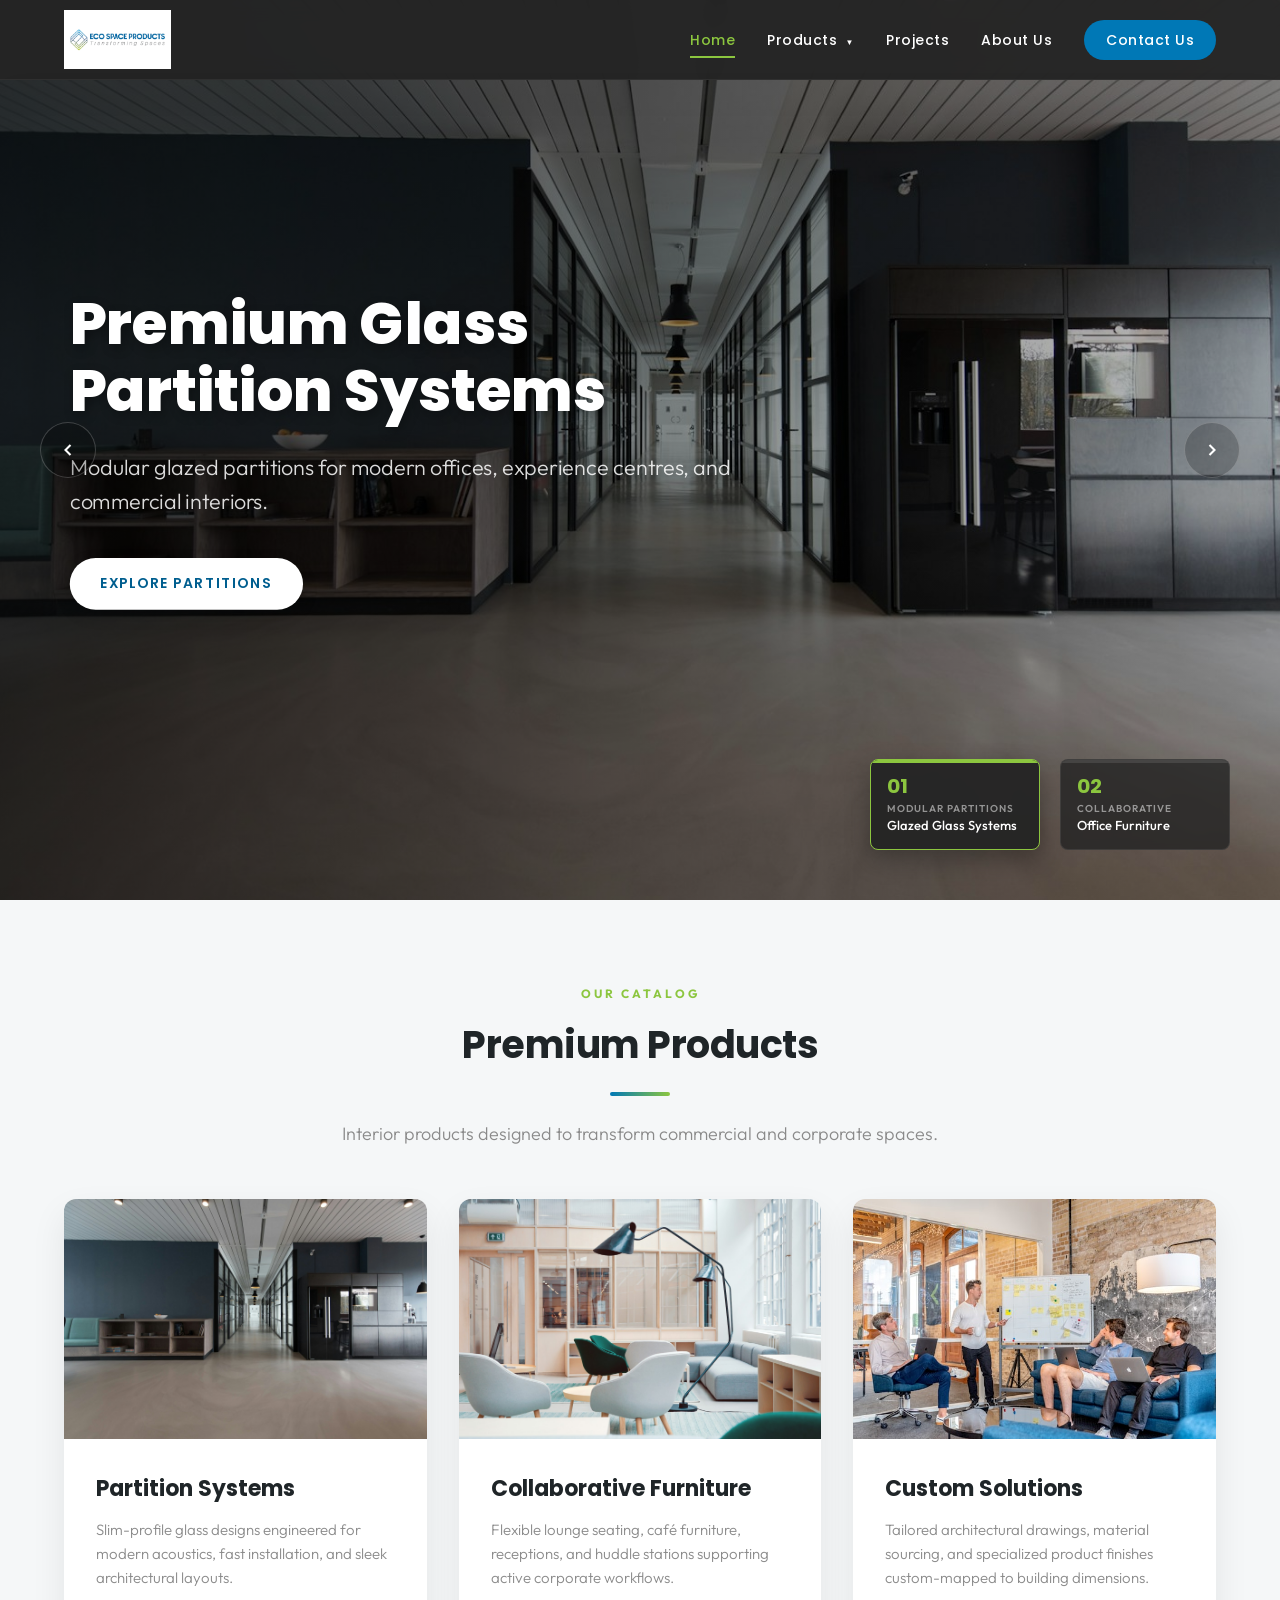
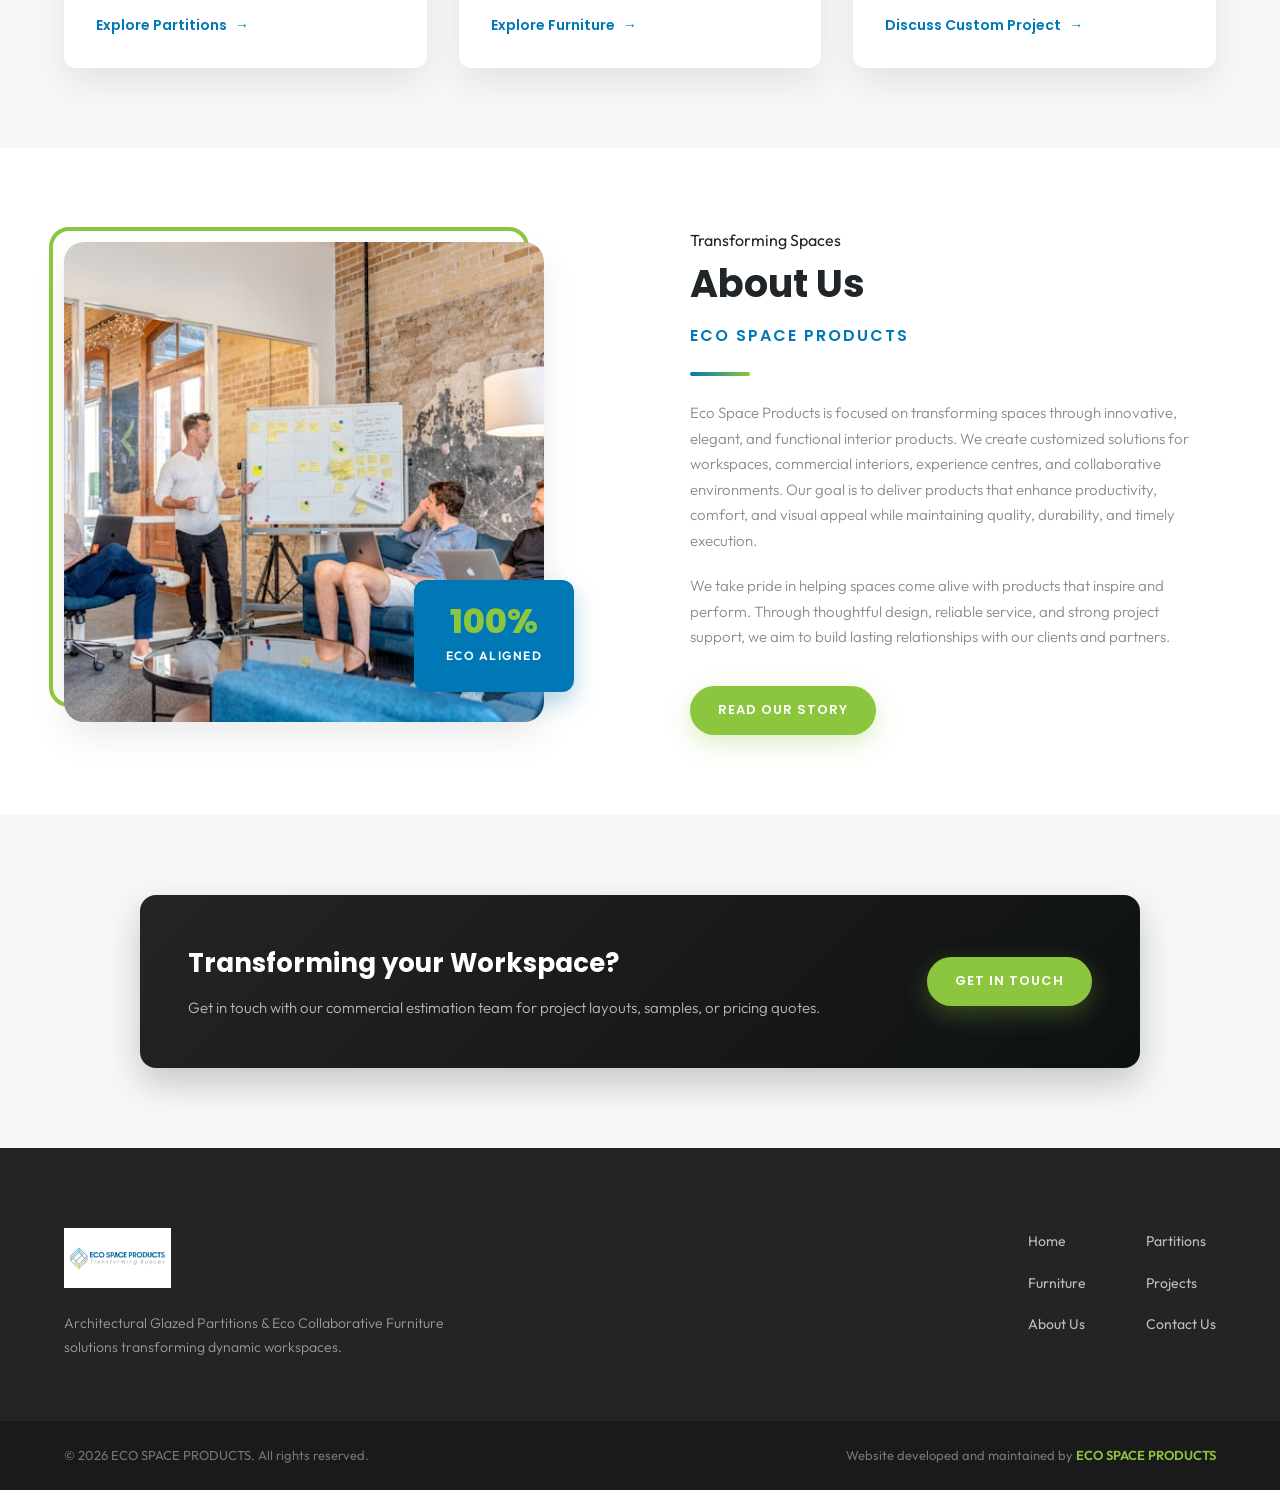
<file: index.html>
<!DOCTYPE html>
<html lang="en">
<head>
  <meta charset="UTF-8">
  <meta name="viewport" content="width=device-width, initial-scale=1.0">
  <title>Eco Space Products | Premium Partitions & Furniture</title>
  <meta name="description" content="Eco Space Products is a leading provider of architectural modular glass partition systems and collaborative workspace furniture. Transforming workspaces since 2016.">
  
  <!-- Google Fonts: Poppins (Headings) & Outfit (Body) -->
  <link rel="preconnect" href="https://fonts.googleapis.com">
  <link rel="preconnect" href="https://fonts.gstatic.com" crossorigin>
  <link href="https://fonts.googleapis.com/css2?family=Outfit:wght@300;400;500;600;700&family=Poppins:wght@400;500;600;700;800&display=swap" rel="stylesheet">
  
  <!-- Favicon -->
  <link rel="icon" type="image/png" href="assets/logo-light.png">
  
  <!-- Core Stylesheet -->
  <link rel="stylesheet" href="style.css">
</head>
<body>

  <!-- SHARED HEADER NAVIGATION -->
  <header class="main-header" id="main-header">
    <div class="header-container">
      <a href="index.html" class="logo-container" aria-label="Eco Space Products Home">
        <!-- Widescreen client logo image styled in CSS -->
        <img src="assets/logo.png" alt="Eco Space Products Logo" class="brand-logo-img">
      </a>

      <!-- Desktop Links -->
      <nav class="desktop-nav" aria-label="Main Navigation">
        <ul class="nav-links-list">
          <li><a href="index.html" class="nav-item-link">Home</a></li>
          <li class="dropdown-container">
            <a href="alloy.html" class="nav-item-link dropdown-trigger">Products <span class="arrow-icon">▼</span></a>
            <ul class="dropdown-menu">
              <li><a href="alloy.html" class="dropdown-link">Partitions</a></li>
              <li><a href="furniture.html" class="dropdown-link">Furniture</a></li>
            </ul>
          </li>
          <li><a href="projects.html" class="nav-item-link">Projects</a></li>
          <li><a href="about.html" class="nav-item-link">About Us</a></li>
          <li><a href="contact.html" class="nav-item-link contact-button">Contact Us</a></li>
        </ul>
      </nav>

      <!-- Mobile hamburger -->
      <button class="mobile-menu-toggle" id="mobile-menu-toggle" aria-label="Toggle Navigation Menu" aria-expanded="false">
        <span class="hamburger-bar"></span>
        <span class="hamburger-bar"></span>
        <span class="hamburger-bar"></span>
      </button>
    </div>

    <!-- Mobile menu drawer -->
    <div class="mobile-nav-drawer" id="mobile-nav-drawer">
      <ul class="mobile-nav-links">
        <li><a href="index.html" class="mobile-nav-link">Home</a></li>
        <li class="mobile-dropdown-container">
          <button class="mobile-dropdown-trigger" id="mobile-dropdown-trigger">
            Products <span class="mobile-arrow-icon">▼</span>
          </button>
          <ul class="mobile-dropdown-menu" id="mobile-dropdown-menu">
            <li><a href="alloy.html" class="mobile-nav-link sub-link">Partitions</a></li>
            <li><a href="furniture.html" class="mobile-nav-link sub-link">Furniture</a></li>
          </ul>
        </li>
        <li><a href="projects.html" class="mobile-nav-link">Projects</a></li>
        <li><a href="about.html" class="mobile-nav-link">About Us</a></li>
        <li><a href="contact.html" class="mobile-nav-link mobile-contact-btn">Contact Us</a></li>
      </ul>
    </div>
  </header>

  <main>
    <!-- HOME HERO SECTION (FULL SCREEN CAROUSEL) -->
    <section class="hero-carousel-section" id="hero-carousel-container" aria-label="Home Carousel Banner">
      <div class="carousel-container">
        
        <!-- Slide 1: Glass Partitions -->
        <div class="carousel-slide active" data-index="0" style="background-image: url('assets/hero-partition.jpg');">
          <div class="dark-overlay"></div>
          <div class="slide-content-wrapper">
            <h1 class="slide-title">Premium Glass Partition Systems</h1>
            <p class="slide-subtitle">Modular glazed partitions for modern offices, experience centres, and commercial interiors.</p>
            <div class="slide-cta-wrapper">
              <a href="alloy.html" class="btn btn-primary-hero">Explore Partitions</a>
            </div>
          </div>
        </div>

        <!-- Slide 2: Collaborative Furniture -->
        <div class="carousel-slide" data-index="1" style="background-image: url('assets/hero-furniture.jpg');">
          <div class="dark-overlay"></div>
          <div class="slide-content-wrapper">
            <h1 class="slide-title">Collaborative Furniture</h1>
            <p class="slide-subtitle">Lounge furniture, café furniture, reception furniture, and huddle-space solutions.</p>
            <div class="slide-cta-wrapper">
              <a href="furniture.html" class="btn btn-primary-hero">Explore Furniture</a>
            </div>
          </div>
        </div>

        <!-- Arrows -->
        <button class="carousel-arrow prev-arrow" id="carousel-prev-btn" aria-label="Previous Slide">
          <svg xmlns="http://www.w3.org/2000/svg" viewBox="0 0 24 24" fill="none" stroke="currentColor" stroke-width="2.5" class="arrow-svg"><polyline points="15 18 9 12 15 6"></polyline></svg>
        </button>
        <button class="carousel-arrow next-arrow" id="carousel-next-btn" aria-label="Next Slide">
          <svg xmlns="http://www.w3.org/2000/svg" viewBox="0 0 24 24" fill="none" stroke="currentColor" stroke-width="2.5" class="arrow-svg"><polyline points="9 18 15 12 9 6"></polyline></svg>
        </button>

        <!-- Thumbnails (Bottom Right) -->
        <div class="carousel-thumbnails-wrapper">
          <button class="thumbnail-card active" data-slide-to="0">
            <div class="thumb-progress-bar"><div class="progress-fill"></div></div>
            <span class="thumb-num">01</span>
            <div class="thumb-info">
              <span class="thumb-tag">Modular Partitions</span>
              <span class="thumb-title">Glazed Glass Systems</span>
            </div>
          </button>
          <button class="thumbnail-card" data-slide-to="1">
            <div class="thumb-progress-bar"><div class="progress-fill"></div></div>
            <span class="thumb-num">02</span>
            <div class="thumb-info">
              <span class="thumb-tag">Collaborative</span>
              <span class="thumb-title">Office Furniture</span>
            </div>
          </button>
        </div>

      </div>
    </section>

    <!-- PRODUCTS OVERVIEW PREVIEWS -->
    <section class="products-overview-section">
      <div class="section-container">
        <div class="section-header-wrapper">
          <span class="section-badge">Our Catalog</span>
          <h2 class="section-title">Premium Products</h2>
          <div class="accent-line"></div>
          <p class="section-subtitle">Interior products designed to transform commercial and corporate spaces.</p>
        </div>

        <div class="products-grid">
          <!-- Card 1: Partitions -->
          <article class="product-card">
            <div class="product-image-container">
              <img src="assets/hero-partition.jpg" alt="Modular Glass Partitions Systems" class="product-card-img" loading="lazy">
              <div class="card-overlay-hover"></div>
            </div>
            <div class="product-card-body">
              <h3 class="product-card-title">Partition Systems</h3>
              <p class="product-card-desc">Slim-profile glass designs engineered for modern acoustics, fast installation, and sleek architectural layouts.</p>
              <a href="alloy.html" class="product-card-btn">Explore Partitions <span class="arrow-right-icon">→</span></a>
            </div>
          </article>

          <!-- Card 2: Furniture -->
          <article class="product-card">
            <div class="product-image-container">
              <img src="assets/hero-furniture.jpg" alt="Collaborative Office Lounge Furniture" class="product-card-img" loading="lazy">
              <div class="card-overlay-hover"></div>
            </div>
            <div class="product-card-body">
              <h3 class="product-card-title">Collaborative Furniture</h3>
              <p class="product-card-desc">Flexible lounge seating, café furniture, receptions, and huddle stations supporting active corporate workflows.</p>
              <a href="furniture.html" class="product-card-btn">Explore Furniture <span class="arrow-right-icon">→</span></a>
            </div>
          </article>

          <!-- Card 3: Custom Solutions -->
          <article class="product-card">
            <div class="product-image-container">
              <img src="assets/about-logo.png" alt="Custom Workspace Solutions" class="product-card-img" loading="lazy">
              <div class="card-overlay-hover"></div>
            </div>
            <div class="product-card-body">
              <h3 class="product-card-title">Custom Solutions</h3>
              <p class="product-card-desc">Tailored architectural drawings, material sourcing, and specialized product finishes custom-mapped to building dimensions.</p>
              <a href="contact.html" class="product-card-btn">Discuss Custom Project <span class="arrow-right-icon">→</span></a>
            </div>
          </article>
        </div>
      </div>
    </section>

    <!-- NARRATIVE COMPANY SUMMARY PREVIEW -->
    <section class="about-section">
      <div class="section-container">
        <div class="two-column-layout">
          
          <!-- Left side graphic -->
          <div class="about-graphic-col">
            <div class="about-img-frame">
              <img src="assets/about-logo.png" alt="Eco Space Corporate Team Brief" class="about-frame-img" loading="lazy">
              <div class="floating-badge-years">
                <span class="years-num">100%</span>
                <span class="years-text">Eco Aligned</span>
              </div>
            </div>
          </div>

          <!-- Right side textual details -->
          <div class="about-copy-col">
            <div class="branding-mini-header">
              <span class="mini-brand-tag">Transforming Spaces</span>
            </div>
            <h2 class="about-main-heading">About Us</h2>
            <h3 class="about-secondary-heading">ECO SPACE PRODUCTS</h3>
            <div class="accent-line-left"></div>
            <p class="about-p">
              Eco Space Products is focused on transforming spaces through innovative, elegant, and functional interior products. We create customized solutions for workspaces, commercial interiors, experience centres, and collaborative environments. Our goal is to deliver products that enhance productivity, comfort, and visual appeal while maintaining quality, durability, and timely execution.
            </p>
            <p class="about-p">
              We take pride in helping spaces come alive with products that inspire and perform. Through thoughtful design, reliable service, and strong project support, we aim to build lasting relationships with our clients and partners.
            </p>
            
            <a href="about.html" class="btn btn-secondary-accent" style="margin-top: 16px;">Read Our Story</a>
          </div>

        </div>
      </div>
    </section>

    <!-- CONTACT CTA CALLOUT SECTION -->
    <section class="contact-section" style="background-color: var(--light); text-align: center;">
      <div class="section-container">
        <div class="furniture-cta-card" style="margin: 0 auto; max-width: 1000px;">
          <div class="f-cta-content" style="text-align: left;">
            <h4 style="color: var(--white); font-family: var(--font-headings); font-size: 26px; font-weight: 700; margin-bottom: 12px;">Transforming your Workspace?</h4>
            <p style="color: rgba(255,255,255,0.7); font-size: 15px; font-weight: 300;">Get in touch with our commercial estimation team for project layouts, samples, or pricing quotes.</p>
          </div>
          <a href="contact.html" class="btn btn-secondary-accent">Get in Touch</a>
        </div>
      </div>
    </section>
  </main>

  <!-- SHARED FOOTER -->
  <footer class="main-footer">
    <div class="footer-container">
      <div class="footer-brand-side">
        <img src="assets/logo.png" alt="Eco Space Products Logo" class="footer-logo-img">
        <p class="footer-tagline-text">Architectural Glazed Partitions & Eco Collaborative Furniture solutions transforming dynamic workspaces.</p>
      </div>

      <div class="footer-nav-side">
        <ul class="footer-quick-links">
          <li><a href="index.html">Home</a></li>
          <li><a href="alloy.html">Partitions</a></li>
          <li><a href="furniture.html">Furniture</a></li>
          <li><a href="projects.html">Projects</a></li>
          <li><a href="about.html">About Us</a></li>
          <li><a href="contact.html">Contact Us</a></li>
        </ul>
      </div>
    </div>
    
    <div class="footer-copyright-bar">
      <div class="copyright-container">
        <p class="copyright-text">&copy; 2026 ECO SPACE PRODUCTS. All rights reserved.</p>
        <p class="developed-by-text">Website developed and maintained by <span>ECO SPACE PRODUCTS</span></p>
      </div>
    </div>
  </footer>

  <!-- Core Script Injection -->
  <script src="script.js"></script>
</body>
</html>
</file>
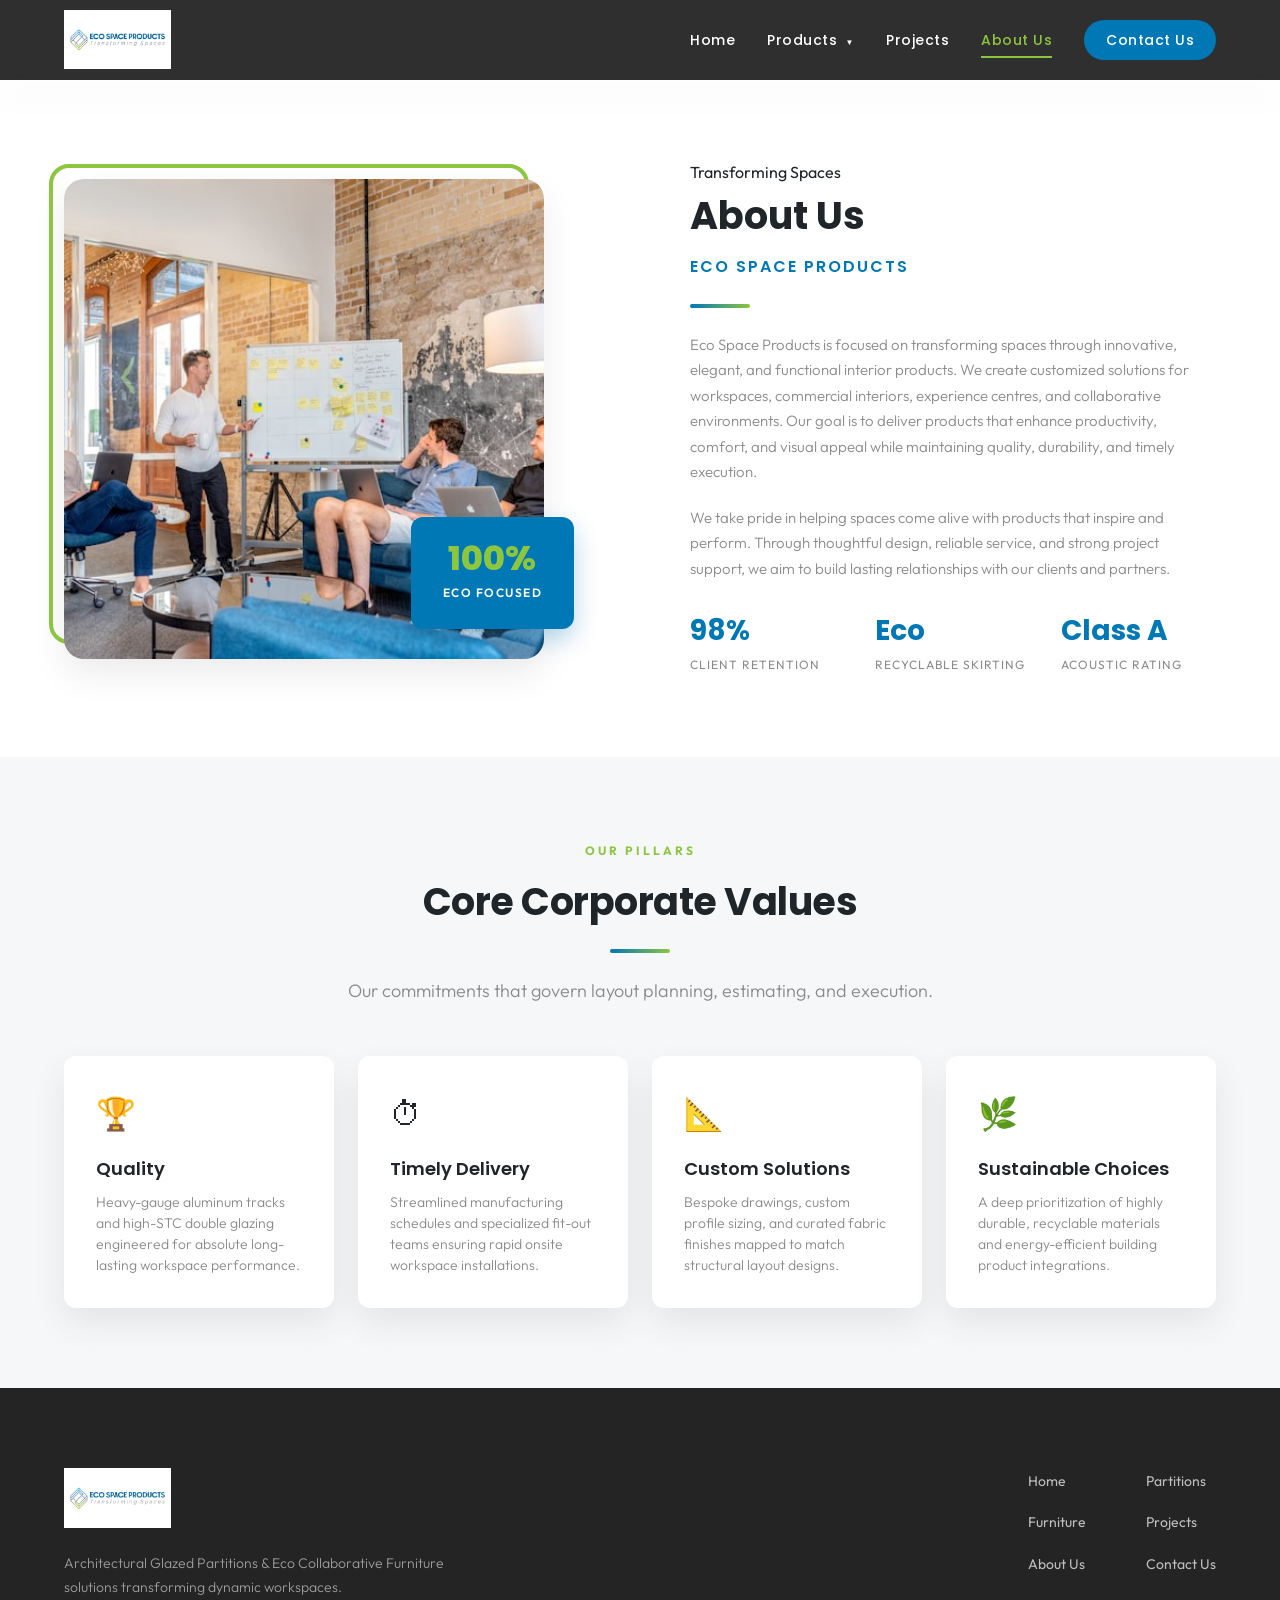
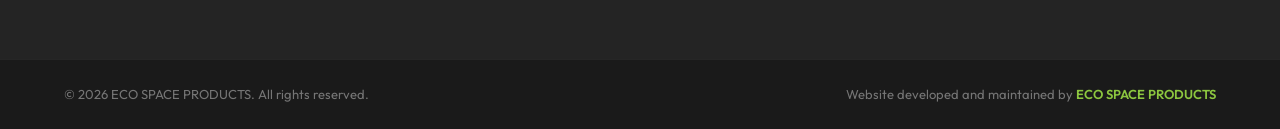
<file: about.html>
<!DOCTYPE html>
<html lang="en">
<head>
  <meta charset="UTF-8">
  <meta name="viewport" content="width=device-width, initial-scale=1.0">
  <title>About Our Corporate Journey | Eco Space Products</title>
  <meta name="description" content="Learn about Eco Space Products, our mission, architectural values, and dedication to supplying premium eco-friendly partition systems and office furniture.">
  
  <!-- Google Fonts: Poppins (Headings) & Outfit (Body) -->
  <link rel="preconnect" href="https://fonts.googleapis.com">
  <link rel="preconnect" href="https://fonts.gstatic.com" crossorigin>
  <link href="https://fonts.googleapis.com/css2?family=Outfit:wght@300;400;500;600;700&family=Poppins:wght@400;500;600;700;800&display=swap" rel="stylesheet">
  
  <!-- Favicon -->
  <link rel="icon" type="image/png" href="assets/logo-light.png">
  
  <!-- Core Stylesheet -->
  <link rel="stylesheet" href="style.css">
</head>
<body>

  <!-- SHARED HEADER NAVIGATION -->
  <header class="main-header" id="main-header">
    <div class="header-container">
      <a href="index.html" class="logo-container" aria-label="Eco Space Products Home">
        <img src="assets/logo.png" alt="Eco Space Products Logo" class="brand-logo-img">
      </a>

      <!-- Desktop Links -->
      <nav class="desktop-nav" aria-label="Main Navigation">
        <ul class="nav-links-list">
          <li><a href="index.html" class="nav-item-link">Home</a></li>
          <li class="dropdown-container">
            <a href="alloy.html" class="nav-item-link dropdown-trigger">Products <span class="arrow-icon">▼</span></a>
            <ul class="dropdown-menu">
              <li><a href="alloy.html" class="dropdown-link">Partitions</a></li>
              <li><a href="furniture.html" class="dropdown-link">Furniture</a></li>
            </ul>
          </li>
          <li><a href="projects.html" class="nav-item-link">Projects</a></li>
          <li><a href="about.html" class="nav-item-link">About Us</a></li>
          <li><a href="contact.html" class="nav-item-link contact-button">Contact Us</a></li>
        </ul>
      </nav>

      <!-- Mobile hamburger -->
      <button class="mobile-menu-toggle" id="mobile-menu-toggle" aria-label="Toggle Navigation Menu" aria-expanded="false">
        <span class="hamburger-bar"></span>
        <span class="hamburger-bar"></span>
        <span class="hamburger-bar"></span>
      </button>
    </div>

    <!-- Mobile Drawer Overlay Menu -->
    <div class="mobile-nav-drawer" id="mobile-nav-drawer">
      <ul class="mobile-nav-links">
        <li><a href="index.html" class="mobile-nav-link">Home</a></li>
        <li class="mobile-dropdown-container">
          <button class="mobile-dropdown-trigger" id="mobile-dropdown-trigger">
            Products <span class="mobile-arrow-icon">▼</span>
          </button>
          <ul class="mobile-dropdown-menu" id="mobile-dropdown-menu">
            <li><a href="alloy.html" class="mobile-nav-link sub-link">Partitions</a></li>
            <li><a href="furniture.html" class="mobile-nav-link sub-link">Furniture</a></li>
          </ul>
        </li>
        <li><a href="projects.html" class="mobile-nav-link">Projects</a></li>
        <li><a href="about.html" class="mobile-nav-link">About Us</a></li>
        <li><a href="contact.html" class="mobile-nav-link mobile-contact-btn">Contact Us</a></li>
      </ul>
    </div>
  </header>

  <main class="subpage-spacer-top">
    <!-- TWO-COLUMN ABOUT STORY -->
    <section class="about-section">
      <div class="section-container">
        
        <div class="two-column-layout">
          
          <!-- Left side brand mockups -->
          <div class="about-graphic-col">
            <div class="about-img-frame">
              <img src="assets/about-logo.png" alt="Eco Space Corporate Team Collaboration" class="about-frame-img" loading="lazy">
              <div class="floating-badge-years">
                <span class="years-num">100%</span>
                <span class="years-text">Eco Focused</span>
              </div>
            </div>
          </div>

          <!-- Right side content storytelling -->
          <div class="about-copy-col">
            <div class="branding-mini-header">
              <span class="mini-brand-tag">Transforming Spaces</span>
            </div>
            <h1 class="about-main-heading">About Us</h1>
            <h2 class="about-secondary-heading">ECO SPACE PRODUCTS</h2>
            <div class="accent-line-left"></div>
            
            <p class="about-p">
              Eco Space Products is focused on transforming spaces through innovative, elegant, and functional interior products. We create customized solutions for workspaces, commercial interiors, experience centres, and collaborative environments. Our goal is to deliver products that enhance productivity, comfort, and visual appeal while maintaining quality, durability, and timely execution.
            </p>
            <p class="about-p">
              We take pride in helping spaces come alive with products that inspire and perform. Through thoughtful design, reliable service, and strong project support, we aim to build lasting relationships with our clients and partners.
            </p>

            <div class="brand-stats-row">
              <div class="stat-box">
                <span class="stat-number">98%</span>
                <span class="stat-label">Client Retention</span>
              </div>
              <div class="stat-box">
                <span class="stat-number">Eco</span>
                <span class="stat-label">Recyclable Skirting</span>
              </div>
              <div class="stat-box">
                <span class="stat-number">Class A</span>
                <span class="stat-label">Acoustic Rating</span>
              </div>
            </div>
          </div>

        </div>
      </div>
    </section>

    <!-- CORE VALUES SECTION -->
    <section class="values-section">
      <div class="section-container">
        
        <div class="section-header-wrapper">
          <span class="section-badge">Our Pillars</span>
          <h2 class="section-title">Core Corporate Values</h2>
          <div class="accent-line"></div>
          <p class="section-subtitle">Our commitments that govern layout planning, estimating, and execution.</p>
        </div>

        <div class="values-grid">
          
          <!-- Value Card 1: Quality -->
          <div class="value-card">
            <div class="value-icon">🏆</div>
            <h3 class="value-card-title">Quality</h3>
            <p class="value-card-desc">Heavy-gauge aluminum tracks and high-STC double glazing engineered for absolute long-lasting workspace performance.</p>
          </div>

          <!-- Value Card 2: Timely Delivery -->
          <div class="value-card">
            <div class="value-icon">⏱</div>
            <h3 class="value-card-title">Timely Delivery</h3>
            <p class="value-card-desc">Streamlined manufacturing schedules and specialized fit-out teams ensuring rapid onsite workspace installations.</p>
          </div>

          <!-- Value Card 3: Custom Solutions -->
          <div class="value-card">
            <div class="value-icon">📐</div>
            <h3 class="value-card-title">Custom Solutions</h3>
            <p class="value-card-desc">Bespoke drawings, custom profile sizing, and curated fabric finishes mapped to match structural layout designs.</p>
          </div>

          <!-- Value Card 4: Sustainable Choices -->
          <div class="value-card">
            <div class="value-icon">🌿</div>
            <h3 class="value-card-title">Sustainable Choices</h3>
            <p class="value-card-desc">A deep prioritization of highly durable, recyclable materials and energy-efficient building product integrations.</p>
          </div>

        </div>

      </div>
    </section>
  </main>

  <!-- SHARED FOOTER -->
  <footer class="main-footer">
    <div class="footer-container">
      <div class="footer-brand-side">
        <img src="assets/logo.png" alt="Eco Space Products Logo" class="footer-logo-img">
        <p class="footer-tagline-text">Architectural Glazed Partitions & Eco Collaborative Furniture solutions transforming dynamic workspaces.</p>
      </div>

      <div class="footer-nav-side">
        <ul class="footer-quick-links">
          <li><a href="index.html">Home</a></li>
          <li><a href="alloy.html">Partitions</a></li>
          <li><a href="furniture.html">Furniture</a></li>
          <li><a href="projects.html">Projects</a></li>
          <li><a href="about.html">About Us</a></li>
          <li><a href="contact.html">Contact Us</a></li>
        </ul>
      </div>
    </div>
    
    <div class="footer-copyright-bar">
      <div class="copyright-container">
        <p class="copyright-text">&copy; 2026 ECO SPACE PRODUCTS. All rights reserved.</p>
        <p class="developed-by-text">Website developed and maintained by <span>ECO SPACE PRODUCTS</span></p>
      </div>
    </div>
  </footer>

  <!-- Core Script Injection -->
  <script src="script.js"></script>
</body>
</html>
</file>
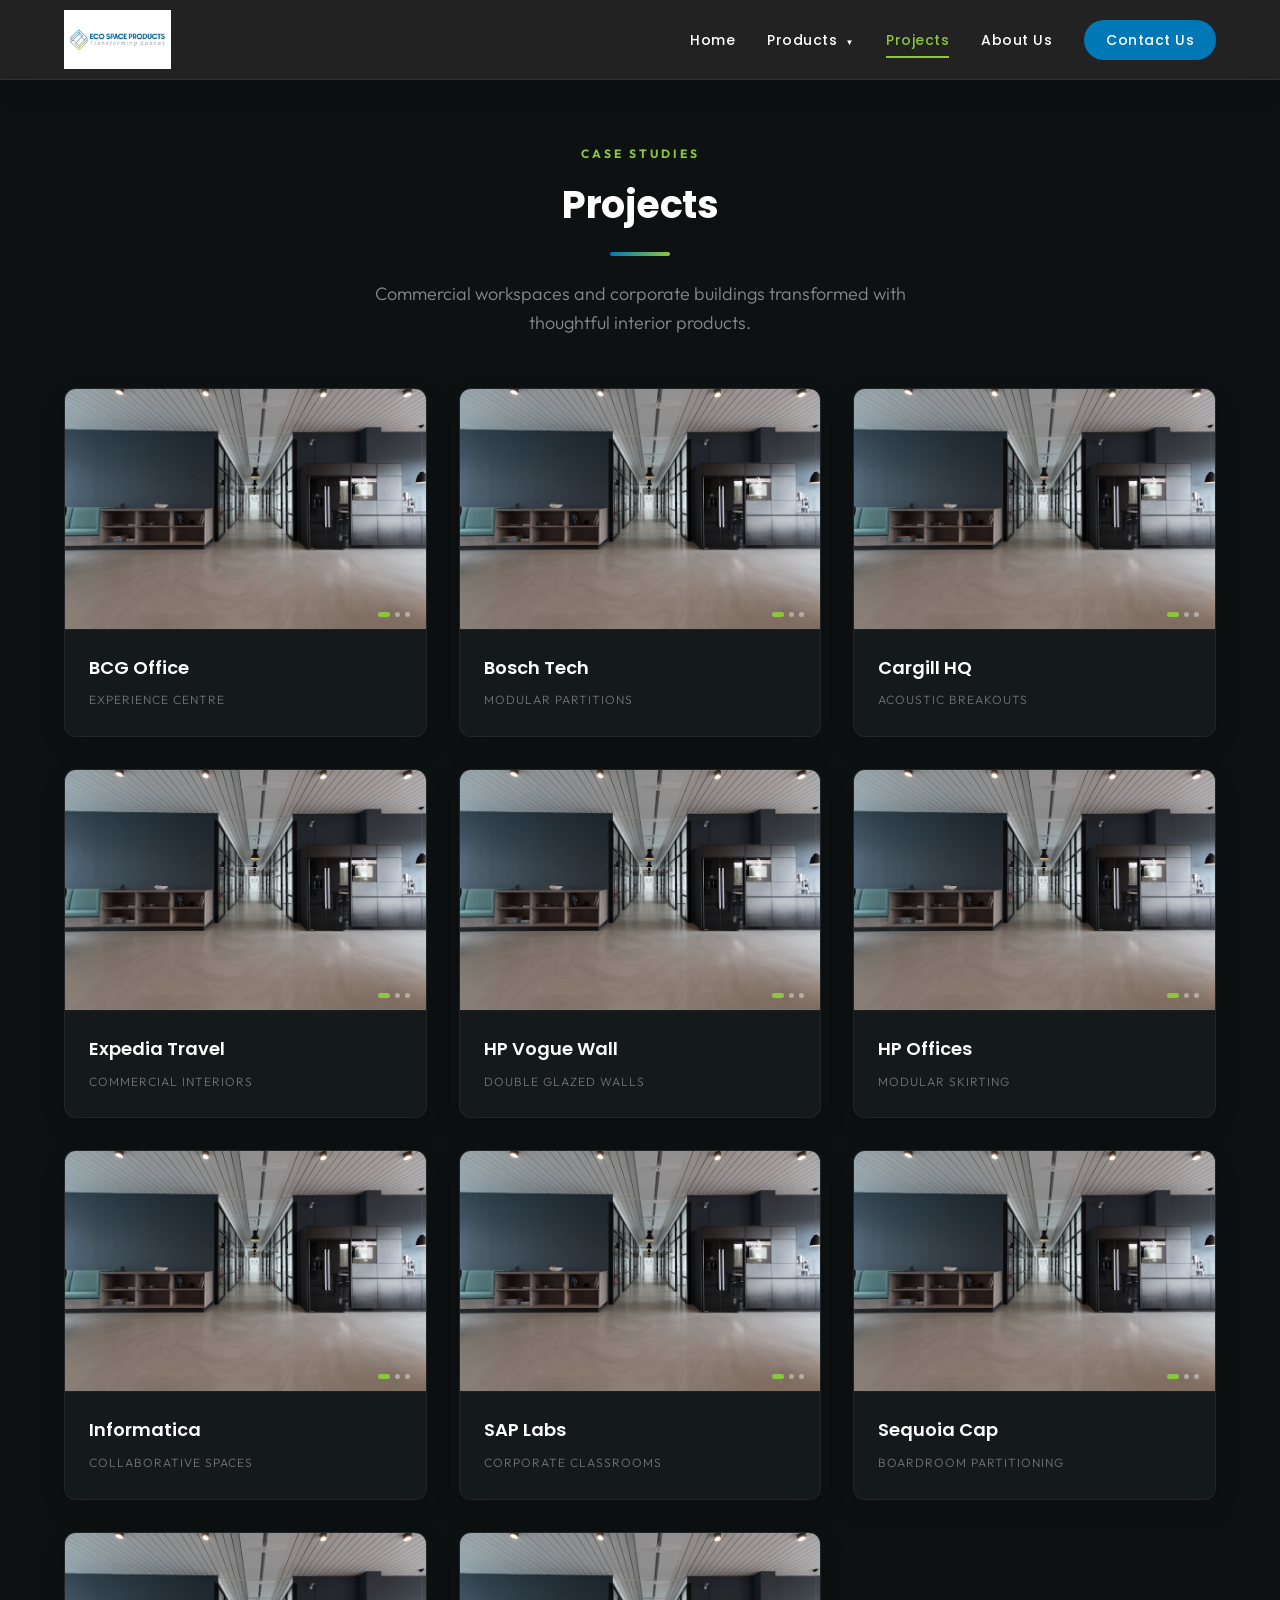
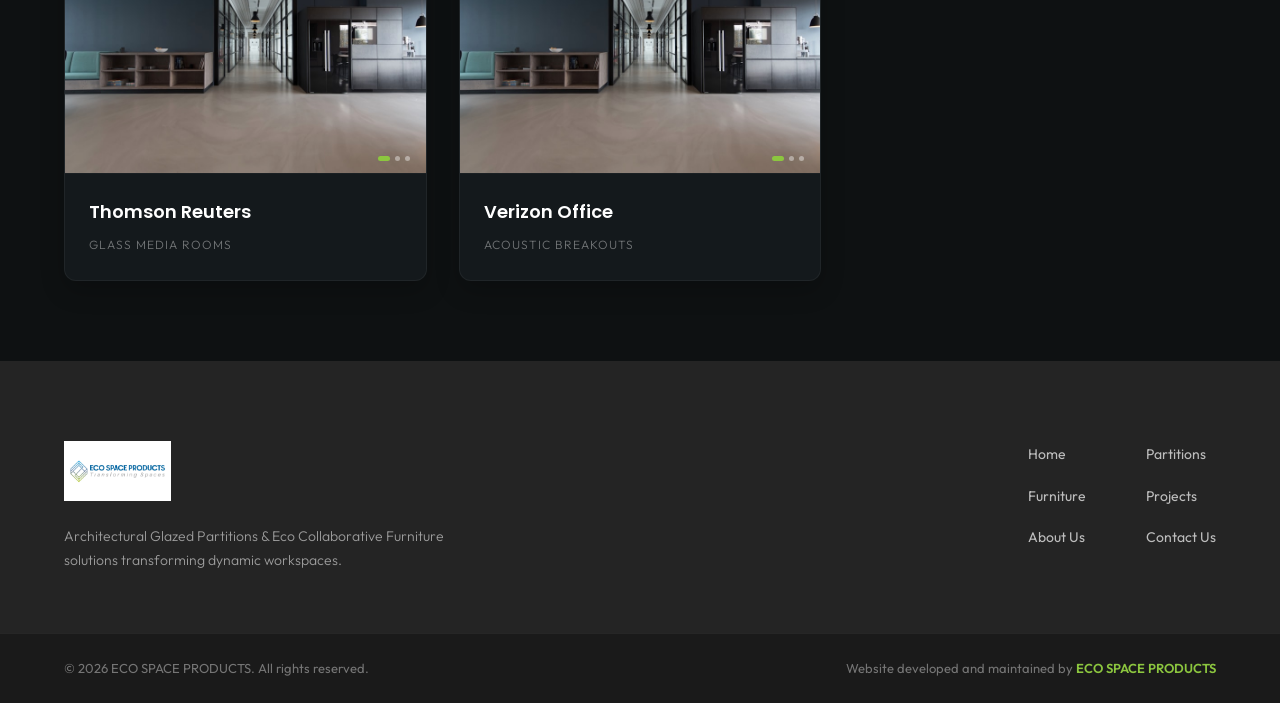
<file: projects.html>
<!DOCTYPE html>
<html lang="en">
<head>
  <meta charset="UTF-8">
  <meta name="viewport" content="width=device-width, initial-scale=1.0">
  <title>Corporate Client Projects | Eco Space Products</title>
  <meta name="description" content="Browse Eco Space Products' portfolio of transformed corporate interiors, experience centres, and commercial projects across India.">
  
  <!-- Google Fonts: Poppins (Headings) & Outfit (Body) -->
  <link rel="preconnect" href="https://fonts.googleapis.com">
  <link rel="preconnect" href="https://fonts.gstatic.com" crossorigin>
  <link href="https://fonts.googleapis.com/css2?family=Outfit:wght@300;400;500;600;700&family=Poppins:wght@400;500;600;700;800&display=swap" rel="stylesheet">
  
  <!-- Favicon -->
  <link rel="icon" type="image/png" href="assets/logo-light.png">
  
  <!-- Core Stylesheet -->
  <link rel="stylesheet" href="style.css">
</head>
<body class="projects-body">

  <!-- SHARED HEADER NAVIGATION -->
  <header class="main-header" id="main-header">
    <div class="header-container">
      <a href="index.html" class="logo-container" aria-label="Eco Space Products Home">
        <img src="assets/logo.png" alt="Eco Space Products Logo" class="brand-logo-img">
      </a>

      <!-- Desktop Links -->
      <nav class="desktop-nav" aria-label="Main Navigation">
        <ul class="nav-links-list">
          <li><a href="index.html" class="nav-item-link">Home</a></li>
          <li class="dropdown-container">
            <a href="alloy.html" class="nav-item-link dropdown-trigger">Products <span class="arrow-icon">▼</span></a>
            <ul class="dropdown-menu">
              <li><a href="alloy.html" class="dropdown-link">Partitions</a></li>
              <li><a href="furniture.html" class="dropdown-link">Furniture</a></li>
            </ul>
          </li>
          <li><a href="projects.html" class="nav-item-link">Projects</a></li>
          <li><a href="about.html" class="nav-item-link">About Us</a></li>
          <li><a href="contact.html" class="nav-item-link contact-button">Contact Us</a></li>
        </ul>
      </nav>

      <!-- Mobile hamburger -->
      <button class="mobile-menu-toggle" id="mobile-menu-toggle" aria-label="Toggle Navigation Menu" aria-expanded="false">
        <span class="hamburger-bar"></span>
        <span class="hamburger-bar"></span>
        <span class="hamburger-bar"></span>
      </button>
    </div>

    <!-- Mobile Drawer Overlay Menu -->
    <div class="mobile-nav-drawer" id="mobile-nav-drawer">
      <ul class="mobile-nav-links">
        <li><a href="index.html" class="mobile-nav-link">Home</a></li>
        <li class="mobile-dropdown-container">
          <button class="mobile-dropdown-trigger" id="mobile-dropdown-trigger">
            Products <span class="mobile-arrow-icon">▼</span>
          </button>
          <ul class="mobile-dropdown-menu" id="mobile-dropdown-menu">
            <li><a href="alloy.html" class="mobile-nav-link sub-link">Partitions</a></li>
            <li><a href="furniture.html" class="mobile-nav-link sub-link">Furniture</a></li>
          </ul>
        </li>
        <li><a href="projects.html" class="mobile-nav-link">Projects</a></li>
        <li><a href="about.html" class="mobile-nav-link">About Us</a></li>
        <li><a href="contact.html" class="mobile-nav-link mobile-contact-btn">Contact Us</a></li>
      </ul>
    </div>
  </header>

  <main>
    <!-- PROJECTS GRID CAROUSELS CONTAINER -->
    <section class="projects-section" style="padding-top: 140px;">
      <div class="section-container" style="padding-top: 0;">
        
        <div class="section-header-wrapper project-header-white">
          <span class="section-badge">Case Studies</span>
          <h1 class="section-title">Projects</h1>
          <div class="accent-line"></div>
          <p class="section-subtitle">Commercial workspaces and corporate buildings transformed with thoughtful interior products.</p>
        </div>

        <div class="projects-carousel-grid">
          
          <!-- BCG Card -->
          <div class="project-slide-card" data-project="bcg">
            <div class="project-slider-wrapper">
              <div class="project-slider-track">
                <img src="assets/project-bcg-1.jpg" alt="BCG Corporate Office Slide 1" class="proj-slide active" loading="lazy">
                <img src="assets/project-bcg-2.jpg" alt="BCG Custom Glazing Details Slide 2" class="proj-slide" loading="lazy">
                <img src="assets/alloyss5.jpg" alt="BCG Lounge Areas Slide 3" class="proj-slide" loading="lazy">
              </div>
              <div class="project-mini-indicators">
                <span class="mini-dot active"></span>
                <span class="mini-dot"></span>
                <span class="mini-dot"></span>
              </div>
            </div>
            <div class="project-card-caption">
              <h3 class="project-card-name">BCG Office</h3>
              <span class="project-card-tag">Experience Centre</span>
            </div>
          </div>

          <!-- Bosch Card -->
          <div class="project-slide-card" data-project="bosch">
            <div class="project-slider-wrapper">
              <div class="project-slider-track">
                <img src="assets/project-bosch-1.jpg" alt="Bosch Tech Center Slide 1" class="proj-slide active" loading="lazy">
                <img src="assets/project-bosch-2.jpg" alt="Bosch Glass Partition Slide 2" class="proj-slide" loading="lazy">
                <img src="assets/alloyss3.jpg" alt="Bosch Seating Systems Slide 3" class="proj-slide" loading="lazy">
              </div>
              <div class="project-mini-indicators">
                <span class="mini-dot active"></span>
                <span class="mini-dot"></span>
                <span class="mini-dot"></span>
              </div>
            </div>
            <div class="project-card-caption">
              <h3 class="project-card-name">Bosch Tech</h3>
              <span class="project-card-tag">Modular Partitions</span>
            </div>
          </div>

          <!-- Cargill Card -->
          <div class="project-slide-card" data-project="cargill">
            <div class="project-slider-wrapper">
              <div class="project-slider-track">
                <img src="assets/project-cargill-1.jpg" alt="Cargill Offices Slide 1" class="proj-slide active" loading="lazy">
                <img src="assets/project-cargill-2.jpg" alt="Cargill Partition Mockup Slide 2" class="proj-slide" loading="lazy">
                <img src="assets/alloyss4.jpg" alt="Cargill Quiet Zones Slide 3" class="proj-slide" loading="lazy">
              </div>
              <div class="project-mini-indicators">
                <span class="mini-dot active"></span>
                <span class="mini-dot"></span>
                <span class="mini-dot"></span>
              </div>
            </div>
            <div class="project-card-caption">
              <h3 class="project-card-name">Cargill HQ</h3>
              <span class="project-card-tag">Acoustic Breakouts</span>
            </div>
          </div>

          <!-- Expedia Card -->
          <div class="project-slide-card" data-project="expedia">
            <div class="project-slider-wrapper">
              <div class="project-slider-track">
                <img src="assets/project-expedia-1.jpg" alt="Expedia Corporate Space Slide 1" class="proj-slide active" loading="lazy">
                <img src="assets/project-expedia-2.jpg" alt="Expedia Glazing frames Slide 2" class="proj-slide" loading="lazy">
                <img src="assets/furniture-1.jpg" alt="Expedia Lounge Loupes Slide 3" class="proj-slide" loading="lazy">
              </div>
              <div class="project-mini-indicators">
                <span class="mini-dot active"></span>
                <span class="mini-dot"></span>
                <span class="mini-dot"></span>
              </div>
            </div>
            <div class="project-card-caption">
              <h3 class="project-card-name">Expedia Travel</h3>
              <span class="project-card-tag">Commercial Interiors</span>
            </div>
          </div>

          <!-- HP Vogue Wall Card -->
          <div class="project-slide-card" data-project="hpvogue">
            <div class="project-slider-wrapper">
              <div class="project-slider-track">
                <img src="assets/project-hpvogue-1.jpg" alt="HP Vogue Wall Slide 1" class="proj-slide active" loading="lazy">
                <img src="assets/project-hpvogue-2.jpg" alt="HP Vogue Double Glazed Panels Slide 2" class="proj-slide" loading="lazy">
                <img src="assets/furniture-3.jpg" alt="HP Vogue Soft sofa Slide 3" class="proj-slide" loading="lazy">
              </div>
              <div class="project-mini-indicators">
                <span class="mini-dot active"></span>
                <span class="mini-dot"></span>
                <span class="mini-dot"></span>
              </div>
            </div>
            <div class="project-card-caption">
              <h3 class="project-card-name">HP Vogue Wall</h3>
              <span class="project-card-tag">Double Glazed Walls</span>
            </div>
          </div>

          <!-- HP Card -->
          <div class="project-slide-card" data-project="hp">
            <div class="project-slider-wrapper">
              <div class="project-slider-track">
                <img src="assets/project-hp-1.jpg" alt="HP Corporate Centre Slide 1" class="proj-slide active" loading="lazy">
                <img src="assets/project-hp-2.jpg" alt="HP Glass partition tracking Slide 2" class="proj-slide" loading="lazy">
                <img src="assets/furniture-4.jpg" alt="HP Huddle seating Slide 3" class="proj-slide" loading="lazy">
              </div>
              <div class="project-mini-indicators">
                <span class="mini-dot active"></span>
                <span class="mini-dot"></span>
                <span class="mini-dot"></span>
              </div>
            </div>
            <div class="project-card-caption">
              <h3 class="project-card-name">HP Offices</h3>
              <span class="project-card-tag">Modular Skirting</span>
            </div>
          </div>

          <!-- Informatica Card -->
          <div class="project-slide-card" data-project="informatica">
            <div class="project-slider-wrapper">
              <div class="project-slider-track">
                <img src="assets/project-informatica-1.jpg" alt="Informatica Offices Slide 1" class="proj-slide active" loading="lazy">
                <img src="assets/project-informatica-2.jpg" alt="Informatica Glazing profile Slide 2" class="proj-slide" loading="lazy">
                <img src="assets/furniture-5.jpg" alt="Informatica work pod Slide 3" class="proj-slide" loading="lazy">
              </div>
              <div class="project-mini-indicators">
                <span class="mini-dot active"></span>
                <span class="mini-dot"></span>
                <span class="mini-dot"></span>
              </div>
            </div>
            <div class="project-card-caption">
              <h3 class="project-card-name">Informatica</h3>
              <span class="project-card-tag">Collaborative Spaces</span>
            </div>
          </div>

          <!-- SAP Card -->
          <div class="project-slide-card" data-project="sap">
            <div class="project-slider-wrapper">
              <div class="project-slider-track">
                <img src="assets/project-sap-1.jpg" alt="SAP Executive Offices Slide 1" class="proj-slide active" loading="lazy">
                <img src="assets/project-sap-2.jpg" alt="SAP Glass divisions Slide 2" class="proj-slide" loading="lazy">
                <img src="assets/furniture-7.jpg" alt="SAP Training rooms Slide 3" class="proj-slide" loading="lazy">
              </div>
              <div class="project-mini-indicators">
                <span class="mini-dot active"></span>
                <span class="mini-dot"></span>
                <span class="mini-dot"></span>
              </div>
            </div>
            <div class="project-card-caption">
              <h3 class="project-card-name">SAP Labs</h3>
              <span class="project-card-tag">Corporate Classrooms</span>
            </div>
          </div>

          <!-- Sequoia Capital Card -->
          <div class="project-slide-card" data-project="sequoia">
            <div class="project-slider-wrapper">
              <div class="project-slider-track">
                <img src="assets/project-sequoia-1.jpg" alt="Sequoia Capital Offices Slide 1" class="proj-slide active" loading="lazy">
                <img src="assets/project-sequoia-2.jpg" alt="Sequoia Boardroom glazing Slide 2" class="proj-slide" loading="lazy">
                <img src="assets/alloyss2.jpg" alt="Sequoia reception seating Slide 3" class="proj-slide" loading="lazy">
              </div>
              <div class="project-mini-indicators">
                <span class="mini-dot active"></span>
                <span class="mini-dot"></span>
                <span class="mini-dot"></span>
              </div>
            </div>
            <div class="project-card-caption">
              <h3 class="project-card-name">Sequoia Cap</h3>
              <span class="project-card-tag">Boardroom Partitioning</span>
            </div>
          </div>

          <!-- Thomson Reuters Card -->
          <div class="project-slide-card" data-project="thomson">
            <div class="project-slider-wrapper">
              <div class="project-slider-track">
                <img src="assets/project-thomson-1.jpg" alt="Thomson Reuters Offices Slide 1" class="proj-slide active" loading="lazy">
                <img src="assets/project-thomson-2.jpg" alt="Thomson partitions Slide 2" class="proj-slide" loading="lazy">
                <img src="assets/furniture-2.jpg" alt="Thomson lounge desks Slide 3" class="proj-slide" loading="lazy">
              </div>
              <div class="project-mini-indicators">
                <span class="mini-dot active"></span>
                <span class="mini-dot"></span>
                <span class="mini-dot"></span>
              </div>
            </div>
            <div class="project-card-caption">
              <h3 class="project-card-name">Thomson Reuters</h3>
              <span class="project-card-tag">Glass Media Rooms</span>
            </div>
          </div>

          <!-- Verizon Chennai Card -->
          <div class="project-slide-card" data-project="verizon">
            <div class="project-slider-wrapper">
              <div class="project-slider-track">
                <img src="assets/project-verizon-1.jpg" alt="Verizon Chennai Office Slide 1" class="proj-slide active" loading="lazy">
                <img src="assets/project-verizon-2.jpg" alt="Verizon glazed panels Slide 2" class="proj-slide" loading="lazy">
                <img src="assets/alloyss1.jpg" alt="Verizon huddle space Slide 3" class="proj-slide" loading="lazy">
              </div>
              <div class="project-mini-indicators">
                <span class="mini-dot active"></span>
                <span class="mini-dot"></span>
                <span class="mini-dot"></span>
              </div>
            </div>
            <div class="project-card-caption">
              <h3 class="project-card-name">Verizon Office</h3>
              <span class="project-card-tag">Acoustic Breakouts</span>
            </div>
          </div>

        </div>
      </div>
    </section>
  </main>

  <!-- SHARED FOOTER -->
  <footer class="main-footer">
    <div class="footer-container">
      <div class="footer-brand-side">
        <img src="assets/logo.png" alt="Eco Space Products Logo" class="footer-logo-img">
        <p class="footer-tagline-text">Architectural Glazed Partitions & Eco Collaborative Furniture solutions transforming dynamic workspaces.</p>
      </div>

      <div class="footer-nav-side">
        <ul class="footer-quick-links">
          <li><a href="index.html">Home</a></li>
          <li><a href="alloy.html">Partitions</a></li>
          <li><a href="furniture.html">Furniture</a></li>
          <li><a href="projects.html">Projects</a></li>
          <li><a href="about.html">About Us</a></li>
          <li><a href="contact.html">Contact Us</a></li>
        </ul>
      </div>
    </div>
    
    <div class="footer-copyright-bar">
      <div class="copyright-container">
        <p class="copyright-text">&copy; 2026 ECO SPACE PRODUCTS. All rights reserved.</p>
        <p class="developed-by-text">Website developed and maintained by <span>ECO SPACE PRODUCTS</span></p>
      </div>
    </div>
  </footer>

  <!-- Core Script Injection -->
  <script src="script.js"></script>
</body>
</html>
</file>
<file: style.css>
/* ==========================================================================
   STYLE SHEET: ECO SPACE PRODUCTS (MULTI-PAGE CORPORATE STATIC SYSTEMS)
   Optimized and verified for GitHub Pages branch deployment.
   ========================================================================== */

/* --- BRAND COLOR TOKENS & DESIGN CONSTANTS --- */
:root {
  --blue: #0078B6;          /* Primary Corporate Blue */
  --blue-dark: #005E8F;     /* Deep corporate blue hover */
  --green: #8CC63F;         /* Secondary Active Green */
  --green-dark: #74A82F;    /* Active eco-green hover */
  --grey: #8A8A8A;          /* Neutral Grey Tagline */
  --dark: #242424;          /* Deep Charcoal Header/Footer */
  --deep-black: #0e1112;    /* Dark Matte Backgrounds */
  --alloy-dark: #14191c;    /* Deep Partition section background */
  --light: #F5F7F8;         /* Subtle Light Backgrounds */
  --text-main: #1F2528;     /* Body Charcoal */
  --white: #FFFFFF;
  --border-light: rgba(255, 255, 255, 0.08);
  --error: #E53935;
  
  --font-headings: 'Poppins', sans-serif;
  --font-body: 'Outfit', sans-serif;
  
  --transition-smooth: all 0.4s cubic-bezier(0.25, 0.8, 0.25, 1);
  --transition-fast: all 0.2s ease-in-out;
  --transition-slow: all 0.8s cubic-bezier(0.19, 1, 0.22, 1);
  
  --shadow-premium: 0 15px 35px rgba(0, 0, 0, 0.08);
  --shadow-glow: 0 8px 25px rgba(140, 198, 63, 0.3);
  --shadow-inset: inset 0 2px 4px rgba(0,0,0,0.06);
}

/* --- RESET & SYSTEM STANDARDS --- */
*, *::before, *::after {
  box-sizing: border-box;
  margin: 0;
  padding: 0;
}

html {
  scroll-behavior: smooth;
  font-size: 16px;
  -webkit-font-smoothing: antialiased;
  -moz-osx-font-smoothing: grayscale;
}

body {
  font-family: var(--font-body);
  color: var(--text-main);
  background-color: var(--white);
  line-height: 1.6;
  overflow-x: hidden;
  display: flex;
  flex-direction: column;
  min-height: 100vh;
}

a {
  text-decoration: none;
  color: inherit;
  transition: var(--transition-fast);
}

ul {
  list-style: none;
}

img {
  max-width: 100%;
  height: auto;
  display: block;
}

button {
  font-family: inherit;
  border: none;
  background: none;
  cursor: pointer;
  outline: none;
}

/* --- PAGE COMPOSITION WRAPPER (FOR FOOTER STICKINESS) --- */
main {
  flex-grow: 1;
}

/* --- SUB-PAGE TOP SPACER OFFSET --- 
   Used on pages without hero banners (About, Contact) to ensure content starts below the 80px fixed header.
*/
.subpage-spacer-top {
  padding-top: 80px;
}

/* --- REUSABLE STRUCTURES & UTILITIES --- */
.section-container {
  max-width: 1200px;
  margin: 0 auto;
  padding: 80px 24px;
  position: relative;
}

.two-column-layout {
  display: grid;
  grid-template-columns: 1fr 1fr;
  gap: 60px;
  align-items: center;
}

.section-header-wrapper {
  text-align: center;
  margin-bottom: 50px;
}

.section-badge {
  display: inline-block;
  font-size: 12px;
  font-weight: 700;
  color: var(--green);
  text-transform: uppercase;
  letter-spacing: 3px;
  margin-bottom: 12px;
}

.section-title {
  font-family: var(--font-headings);
  font-size: 38px;
  font-weight: 700;
  color: var(--text-main);
  margin-bottom: 16px;
  letter-spacing: -0.5px;
}

.accent-line {
  width: 60px;
  height: 4px;
  background: linear-gradient(90deg, var(--blue), var(--green));
  margin: 0 auto 24px auto;
  border-radius: 2px;
}

.accent-line-left {
  width: 60px;
  height: 4px;
  background: linear-gradient(90deg, var(--blue), var(--green));
  margin: 0 0 24px 0;
  border-radius: 2px;
}

.section-subtitle {
  font-size: 18px;
  color: var(--grey);
  max-width: 600px;
  margin: 0 auto;
  font-weight: 300;
}

.btn {
  display: inline-flex;
  align-items: center;
  justify-content: center;
  padding: 14px 28px;
  font-family: var(--font-headings);
  font-size: 13px;
  font-weight: 600;
  text-transform: uppercase;
  letter-spacing: 1px;
  border-radius: 30px;
  transition: var(--transition-smooth);
  position: relative;
  overflow: hidden;
  z-index: 1;
}

.btn-primary-hero {
  background-color: var(--white);
  color: var(--blue-dark);
  box-shadow: 0 5px 15px rgba(0, 0, 0, 0.15);
}

.btn-primary-hero:hover {
  background-color: var(--blue);
  color: var(--white);
  transform: translateY(-3px);
  box-shadow: 0 8px 25px rgba(0, 120, 182, 0.35);
}

.btn-secondary-accent {
  background-color: var(--green);
  color: var(--white);
  box-shadow: var(--shadow-glow);
}

.btn-secondary-accent:hover {
  background-color: var(--green-dark);
  transform: translateY(-3px);
  box-shadow: 0 10px 28px rgba(116, 168, 47, 0.45);
}


/* ==========================================================================
   1. FIXED HEADER & MULTI-PAGE NAVIGATION
   ========================================================================== */
.main-header {
  position: fixed;
  top: 0;
  left: 0;
  width: 100%;
  height: 80px;
  background-color: rgba(36, 36, 36, 0.95);
  backdrop-filter: blur(10px);
  -webkit-backdrop-filter: blur(10px);
  border-bottom: 1px solid rgba(255, 255, 255, 0.05);
  z-index: 9999;
  transition: var(--transition-smooth);
}

.main-header.scrolled {
  height: 70px;
  background-color: #242424;
  box-shadow: 0 5px 25px rgba(0, 0, 0, 0.2);
}

.header-container {
  max-width: 1200px;
  height: 100%;
  margin: 0 auto;
  padding: 0 24px;
  display: flex;
  align-items: center;
  justify-content: space-between;
}

.logo-container {
  display: flex;
  align-items: center;
  height: 100%;
  width: 260px;
}

.brand-logo-img {
  height: 60px;
  width: auto;
  max-width: 100%;
  object-fit: contain;
  transition: var(--transition-smooth);
}

.main-header.scrolled .brand-logo-img {
  height: 50px;
}

/* Nav Links - Underline aligns on active matching filenames */
.desktop-nav .nav-links-list {
  display: flex;
  align-items: center;
  gap: 32px;
}

.nav-item-link {
  font-family: var(--font-headings);
  font-size: 14px;
  font-weight: 500;
  color: var(--white);
  padding: 8px 0;
  position: relative;
  letter-spacing: 0.5px;
}

.nav-item-link::after {
  content: '';
  position: absolute;
  bottom: 0;
  left: 0;
  width: 0;
  height: 2px;
  background-color: var(--green);
  transition: var(--transition-smooth);
}

.nav-item-link:hover::after,
.nav-item-link.active::after {
  width: 100%;
}

.nav-item-link:hover,
.nav-item-link.active {
  color: var(--green);
}

.contact-button {
  background-color: var(--blue);
  color: var(--white) !important;
  padding: 10px 22px !important;
  border-radius: 20px;
}

.contact-button::after {
  display: none !important;
}

.contact-button:hover {
  background-color: var(--green);
  box-shadow: var(--shadow-glow);
  transform: translateY(-2px);
}

/* Products Dropdown Desktop triggers */
.dropdown-container {
  position: relative;
}

.dropdown-trigger .arrow-icon {
  font-size: 8px;
  margin-left: 4px;
  transition: var(--transition-fast);
}

.dropdown-menu {
  position: absolute;
  top: calc(100% + 15px);
  left: -20px;
  background-color: #242424;
  border: 1px solid rgba(255, 255, 255, 0.05);
  box-shadow: 0 10px 30px rgba(0,0,0,0.3);
  padding: 16px 0;
  border-radius: 8px;
  width: 200px;
  opacity: 0;
  visibility: hidden;
  transform: translateY(10px);
  transition: var(--transition-smooth);
}

.dropdown-menu::before {
  content: '';
  position: absolute;
  top: -6px;
  left: 40px;
  width: 12px;
  height: 12px;
  background-color: #242424;
  transform: rotate(45deg);
  border-left: 1px solid rgba(255, 255, 255, 0.05);
  border-top: 1px solid rgba(255, 255, 255, 0.05);
}

.dropdown-container:hover .dropdown-menu {
  opacity: 1;
  visibility: visible;
  transform: translateY(0);
}

.dropdown-container:hover .dropdown-trigger .arrow-icon {
  transform: rotate(180deg);
}

.dropdown-link {
  display: block;
  padding: 10px 24px;
  font-size: 14px;
  font-weight: 500;
  color: var(--white);
}

.dropdown-link:hover {
  background-color: rgba(255, 255, 255, 0.03);
  color: var(--green);
  padding-left: 30px;
}

/* Mobile Toggles */
.mobile-menu-toggle {
  display: none;
  flex-direction: column;
  justify-content: space-between;
  width: 26px;
  height: 18px;
}

.hamburger-bar {
  width: 100%;
  height: 2px;
  background-color: var(--white);
  border-radius: 2px;
  transition: var(--transition-smooth);
}

.mobile-menu-toggle.active .hamburger-bar:nth-child(1) { transform: translateY(8px) rotate(45deg); }
.mobile-menu-toggle.active .hamburger-bar:nth-child(2) { opacity: 0; }
.mobile-menu-toggle.active .hamburger-bar:nth-child(3) { transform: translateY(-8px) rotate(-45deg); }

.mobile-nav-drawer {
  position: absolute;
  top: 100%;
  left: 0;
  width: 100%;
  height: auto;
  max-height: 0;
  background-color: #242424;
  border-bottom: 1px solid rgba(255, 255, 255, 0.05);
  overflow: hidden;
  transition: max-height 0.4s cubic-bezier(0.19, 1, 0.22, 1);
  box-shadow: 0 15px 30px rgba(0,0,0,0.3);
}

.mobile-nav-drawer.active {
  max-height: 400px;
}

.mobile-nav-links {
  padding: 24px;
  display: flex;
  flex-direction: column;
  gap: 16px;
}

.mobile-nav-link {
  font-family: var(--font-headings);
  font-size: 16px;
  font-weight: 500;
  color: var(--white);
  display: block;
  padding: 6px 0;
}

.mobile-nav-link:hover,
.mobile-nav-link.active {
  color: var(--green);
}

.mobile-dropdown-container {
  display: flex;
  flex-direction: column;
}

.mobile-dropdown-trigger {
  font-family: var(--font-headings);
  font-size: 16px;
  font-weight: 500;
  color: var(--white);
  text-align: left;
  display: flex;
  justify-content: space-between;
  align-items: center;
  padding: 6px 0;
}

.mobile-arrow-icon {
  font-size: 10px;
  transition: var(--transition-fast);
}

.mobile-dropdown-menu {
  display: none;
  flex-direction: column;
  padding: 8px 16px;
  background-color: rgba(255, 255, 255, 0.02);
  border-radius: 6px;
  margin-top: 8px;
  gap: 12px;
}

.mobile-dropdown-menu.active { display: flex; }
.mobile-dropdown-trigger.active { color: var(--green); }
.mobile-dropdown-trigger.active .mobile-arrow-icon { transform: rotate(180deg); }

.sub-link {
  font-size: 14px !important;
  color: rgba(255,255,255,0.7) !important;
}

.mobile-contact-btn {
  background-color: var(--blue);
  text-align: center;
  border-radius: 20px;
  padding: 10px 0 !important;
  margin-top: 8px;
}


/* ==========================================================================
   2. PAGE 1: index.html (HOME CAROUSEL & PREVIEWS)
   ========================================================================== */
.hero-carousel-section {
  position: relative;
  width: 100%;
  height: 100vh;
  overflow: hidden;
  background-color: var(--deep-black);
}

.carousel-container {
  position: relative;
  width: 100%;
  height: 100%;
}

.carousel-slide {
  position: absolute;
  top: 0;
  left: 0;
  width: 100%;
  height: 100%;
  background-size: cover;
  background-position: center;
  display: flex;
  align-items: center;
  opacity: 0;
  z-index: 1;
  transition: opacity 1.2s ease-in-out;
}

.carousel-slide.active {
  opacity: 1;
  z-index: 2;
  animation: kenBurns 10s ease-out forwards;
}

@keyframes kenBurns {
  0% { transform: scale(1); }
  100% { transform: scale(1.08); }
}

.dark-overlay {
  position: absolute;
  top: 0;
  left: 0;
  width: 100%;
  height: 100%;
  background: linear-gradient(to right, rgba(0, 0, 0, 0.75) 0%, rgba(0, 0, 0, 0.4) 60%, rgba(0, 0, 0, 0.25) 100%);
  z-index: 2;
}

.slide-content-wrapper {
  position: relative;
  z-index: 3;
  max-width: 750px;
  padding: 0 48px;
  margin-left: max(5%, calc((100vw - 1200px) / 2));
}

.slide-title {
  font-family: var(--font-headings);
  font-size: 54px;
  font-weight: 800;
  color: var(--white);
  line-height: 1.15;
  margin-bottom: 24px;
  text-shadow: 2px 4px 10px rgba(0, 0, 0, 0.3);
  transform: translateY(30px);
  opacity: 0;
  transition: transform 0.8s ease-out 0.2s, opacity 0.8s ease-out 0.2s;
}

.slide-subtitle {
  font-size: 20px;
  font-weight: 300;
  color: rgba(255, 255, 255, 0.85);
  margin-bottom: 36px;
  transform: translateY(30px);
  opacity: 0;
  transition: transform 0.8s ease-out 0.4s, opacity 0.8s ease-out 0.4s;
}

.slide-cta-wrapper {
  transform: translateY(30px);
  opacity: 0;
  transition: transform 0.8s ease-out 0.6s, opacity 0.8s ease-out 0.6s;
}

.carousel-slide.active .slide-title,
.carousel-slide.active .slide-subtitle,
.carousel-slide.active .slide-cta-wrapper {
  transform: translateY(0);
  opacity: 1;
}

/* Arrows */
.carousel-arrow {
  position: absolute;
  top: 50%;
  transform: translateY(-50%);
  width: 56px;
  height: 56px;
  border-radius: 50%;
  border: 1px solid rgba(255, 255, 255, 0.2);
  background-color: rgba(0, 0, 0, 0.2);
  color: var(--white);
  display: flex;
  align-items: center;
  justify-content: center;
  z-index: 50;
  transition: var(--transition-smooth);
}

.carousel-arrow:hover {
  background-color: var(--blue);
  border-color: var(--blue);
  transform: translateY(-50%) scale(1.1);
  box-shadow: 0 5px 15px rgba(0, 120, 182, 0.4);
}

.prev-arrow { left: 40px; }
.next-arrow { right: 40px; }
.arrow-svg { width: 20px; height: 20px; }

/* Thumbnails */
.carousel-thumbnails-wrapper {
  position: absolute;
  bottom: 50px;
  right: 50px;
  display: flex;
  gap: 20px;
  z-index: 50;
}

.thumbnail-card {
  width: 170px;
  background-color: rgba(36, 36, 36, 0.8);
  border: 1px solid rgba(255, 255, 255, 0.08);
  border-radius: 8px;
  padding: 16px;
  text-align: left;
  position: relative;
  overflow: hidden;
  transition: var(--transition-smooth);
  backdrop-filter: blur(5px);
  -webkit-backdrop-filter: blur(5px);
}

.thumbnail-card:hover {
  transform: translateY(-5px);
  border-color: rgba(255, 255, 255, 0.25);
}

.thumbnail-card.active {
  border-color: var(--green);
  background-color: rgba(36, 36, 36, 0.95);
  box-shadow: 0 10px 25px rgba(0,0,0,0.3);
}

.thumb-progress-bar {
  position: absolute;
  top: 0;
  left: 0;
  width: 100%;
  height: 3px;
  background-color: rgba(255, 255, 255, 0.1);
}

.progress-fill {
  width: 0;
  height: 100%;
  background-color: var(--green);
}

.thumbnail-card.active .progress-fill {
  animation: progressFill 6s linear forwards;
}

@keyframes progressFill {
  0% { width: 0; }
  100% { width: 100%; }
}

.thumb-num {
  font-family: var(--font-headings);
  font-size: 20px;
  font-weight: 700;
  color: var(--green);
  display: block;
  margin-bottom: 6px;
  line-height: 1;
}

.thumb-info { display: flex; flex-direction: column; }
.thumb-tag { font-size: 10px; text-transform: uppercase; color: rgba(255,255,255,0.5); font-weight:600; letter-spacing:1px; margin-bottom: 2px; }
.thumb-title { font-size: 13px; font-weight: 500; color: var(--white); line-height: 1.25; }

/* Products Preview Grid on index.html */
.products-overview-section {
  background-color: var(--light);
}

.products-grid {
  display: grid;
  grid-template-columns: repeat(3, 1fr);
  gap: 32px;
}

.product-card {
  background-color: var(--white);
  border-radius: 12px;
  overflow: hidden;
  box-shadow: var(--shadow-premium);
  transition: var(--transition-smooth);
  display: flex;
  flex-direction: column;
}

.product-card:hover {
  transform: translateY(-8px);
  box-shadow: 0 20px 45px rgba(0,0,0,0.12);
}

.product-image-container {
  height: 240px;
  position: relative;
  overflow: hidden;
}

.product-card-img {
  width: 100%;
  height: 100%;
  object-fit: cover;
  transition: var(--transition-slow);
}

.product-card:hover .product-card-img {
  transform: scale(1.08);
}

.card-overlay-hover {
  position: absolute;
  top: 0;
  left: 0;
  width: 100%;
  height: 100%;
  background-color: rgba(0, 120, 182, 0.15);
  opacity: 0;
  transition: var(--transition-smooth);
}

.product-card:hover .card-overlay-hover { opacity: 1; }

.product-card-body {
  padding: 32px;
  flex-grow: 1;
  display: flex;
  flex-direction: column;
}

.product-card-title {
  font-family: var(--font-headings);
  font-size: 22px;
  font-weight: 700;
  color: var(--text-main);
  margin-bottom: 12px;
  transition: var(--transition-fast);
}

.product-card:hover .product-card-title { color: var(--blue); }
.product-card-desc { font-size: 15px; color: var(--grey); line-height: 1.6; margin-bottom: 24px; font-weight: 300; flex-grow: 1; }

.product-card-btn {
  font-family: var(--font-headings);
  font-size: 14px;
  font-weight: 600;
  color: var(--blue);
  display: inline-flex;
  align-items: center;
  gap: 8px;
}

.arrow-right-icon { transition: var(--transition-fast); }
.product-card-btn:hover .arrow-right-icon { transform: translateX(5px); color: var(--green); }
.product-card:hover .product-card-btn { color: var(--green); }


/* ==========================================================================
   3. PAGE 2: alloy.html (PARTITIONS / GRID MODAL & OVERLAYS)
   ========================================================================== */
.alloy-body {
  background-color: var(--alloy-dark);
  color: var(--white);
  background-image: radial-gradient(rgba(255,255,255,0.03) 1px, transparent 0);
  background-size: 24px 24px;
}

/* Top content split hero styling */
.alloy-top-hero-section {
  padding-top: 140px; /* spacing below nav */
}

.alloy-copy-col { padding-right: 20px; }

.alloy-main-heading {
  font-family: var(--font-headings);
  font-size: 42px;
  font-weight: 800;
  color: var(--white);
  margin-bottom: 20px;
  line-height: 1.15;
}

.alloy-paragraph {
  font-size: 16px;
  color: rgba(255, 255, 255, 0.7);
  margin-bottom: 32px;
  font-weight: 300;
  line-height: 1.7;
}

.alloy-bullets-list {
  display: flex;
  flex-direction: column;
  gap: 16px;
}

.alloy-bullets-list li {
  display: flex;
  align-items: flex-start;
  gap: 16px;
}

.bullet-check-circle {
  display: flex;
  align-items: center;
  justify-content: center;
  width: 22px;
  height: 22px;
  border-radius: 50%;
  background-color: rgba(140, 198, 63, 0.15);
  color: var(--green);
  font-size: 11px;
  font-weight: bold;
  flex-shrink: 0;
  margin-top: 2px;
}

.bullet-text-wrapper { font-size: 15px; color: rgba(255,255,255,0.85); font-weight: 300; }
.bullet-text-wrapper strong { color: var(--white); font-weight: 500; }

/* Alloy slideshow frame right side */
.alloy-slideshow-col { display: flex; justify-content: center; }

.slideshow-frame-wrapper {
  position: relative;
  width: 100%;
  max-width: 500px;
  height: 380px;
  border-radius: 16px;
  border: 1px solid rgba(255, 255, 255, 0.08);
  overflow: hidden;
  box-shadow: 0 20px 45px rgba(0,0,0,0.4);
}

.slideshow-inner-slider { position: relative; width: 100%; height: 100%; }

.slideshow-img {
  position: absolute;
  top: 0;
  left: 0;
  width: 100%;
  height: 100%;
  object-fit: cover;
  opacity: 0;
  z-index: 1;
  transition: opacity 1s cubic-bezier(0.4, 0, 0.2, 1);
}

.slideshow-img.active { opacity: 1; z-index: 2; }

.slideshow-dots {
  position: absolute;
  bottom: 20px;
  left: 50%;
  transform: translateX(-50%);
  z-index: 10;
  display: flex;
  gap: 10px;
}

.slideshow-dots .dot {
  width: 8px;
  height: 8px;
  border-radius: 50%;
  background-color: rgba(255, 255, 255, 0.3);
  cursor: pointer;
  transition: var(--transition-fast);
}

.slideshow-dots .dot.active {
  background-color: var(--green);
  transform: scale(1.3);
}

/* Feature Grid Cards */
.alloy-features-grid {
  display: grid;
  grid-template-columns: repeat(4, 1fr);
  gap: 24px;
  margin-top: 60px;
}

.feature-card {
  background-color: rgba(255, 255, 255, 0.03);
  border: 1px solid rgba(255, 255, 255, 0.05);
  border-radius: 12px;
  padding: 32px 24px;
  transition: var(--transition-smooth);
  backdrop-filter: blur(10px);
  -webkit-backdrop-filter: blur(10px);
}

.feature-card:hover {
  background-color: rgba(255, 255, 255, 0.06);
  border-color: var(--green);
  transform: translateY(-5px);
  box-shadow: 0 15px 30px rgba(0,0,0,0.25);
}

.feature-icon-wrapper {
  width: 52px;
  height: 52px;
  border-radius: 10px;
  background-color: rgba(0, 120, 182, 0.1);
  color: var(--blue);
  display: flex;
  align-items: center;
  justify-content: center;
  margin-bottom: 20px;
  transition: var(--transition-smooth);
}

.feature-card:hover .feature-icon-wrapper {
  background-color: var(--green);
  color: var(--white);
  transform: rotateY(180deg);
}

.feat-svg { width: 24px; height: 24px; }
.feature-card-title { font-family: var(--font-headings); font-size: 18px; font-weight: 600; color: var(--white); margin-bottom: 12px; }
.feature-card-desc { font-size: 14px; color: rgba(255, 255, 255, 0.6); font-weight: 300; line-height: 1.5; }

/* 20 Image grid */
.gallery-grid-20 {
  display: grid;
  grid-template-columns: repeat(4, 1fr);
  gap: 24px;
}

.gallery-item {
  position: relative;
  height: 200px;
  border-radius: 8px;
  overflow: hidden;
  cursor: pointer;
  box-shadow: 0 5px 15px rgba(0,0,0,0.15);
  display: block;
}

/* Hide images beyond index 12 initially, shown when see more is clicked */
.gallery-item.hidden-item {
  display: none;
}

.gallery-thumbnail {
  width: 100%;
  height: 100%;
  object-fit: cover;
  transition: var(--transition-slow);
}

.gallery-item:hover .gallery-thumbnail { transform: scale(1.1); }

.gallery-item-overlay {
  position: absolute;
  top: 0;
  left: 0;
  width: 100%;
  height: 100%;
  background: linear-gradient(to top, rgba(0, 0, 0, 0.8) 0%, rgba(0, 0, 0, 0.3) 60%, transparent 100%);
  opacity: 0;
  transition: var(--transition-smooth);
  display: flex;
  flex-direction: column;
  justify-content: flex-end;
  padding: 20px;
}

.gallery-item:hover .gallery-item-overlay { opacity: 1; }

.zoom-icon {
  font-size: 24px;
  color: var(--green);
  position: absolute;
  top: 20px;
  right: 20px;
  transform: scale(0.5);
  opacity: 0;
  transition: var(--transition-smooth);
}

.gallery-item:hover .zoom-icon { transform: scale(1); opacity: 1; }
.gallery-item-title { font-family: var(--font-headings); font-size: 14px; font-weight: 500; color: var(--white); transform: translateY(10px); transition: var(--transition-smooth); }
.gallery-item:hover .gallery-item-title { transform: translateY(0); }

/* Grid button */
.gallery-see-more-wrapper {
  text-align: center;
  margin-top: 48px;
}


/* ==========================================================================
   4. PAGE 3: furniture.html (BANNER, CATEGORIES & SHOWROOMS)
   ========================================================================== */
.furniture-hero-banner {
  height: 45vh;
  background-size: cover;
  background-position: center;
  position: relative;
  display: flex;
  align-items: center;
  justify-content: center;
  text-align: center;
}

.furniture-banner-content {
  position: relative;
  z-index: 3;
  color: var(--white);
  padding: 0 24px;
}

.furniture-banner-content h1 {
  font-family: var(--font-headings);
  font-size: 48px;
  font-weight: 800;
  margin-bottom: 12px;
  letter-spacing: -1px;
}

.furniture-banner-content p {
  font-size: 18px;
  font-weight: 300;
  max-width: 600px;
  margin: 0 auto;
  color: rgba(255,255,255,0.9);
}

/* Category cards grid */
.furniture-cats-grid {
  display: grid;
  grid-template-columns: repeat(4, 1fr);
  gap: 24px;
  margin-bottom: 60px;
}

.f-cat-card {
  background-color: var(--light);
  border-radius: 12px;
  overflow: hidden;
  box-shadow: 0 5px 15px rgba(0, 0, 0, 0.03);
  transition: var(--transition-smooth);
  display: flex;
  flex-direction: column;
}

.f-cat-card:hover {
  transform: translateY(-5px);
  box-shadow: var(--shadow-premium);
  background-color: var(--white);
}

.f-cat-img-wrapper { height: 180px; overflow: hidden; }
.f-cat-img { width: 100%; height: 100%; object-fit: cover; transition: var(--transition-slow); }
.f-cat-card:hover .f-cat-img { transform: scale(1.06); }

.f-cat-info { padding: 24px; flex-grow: 1; display: flex; flex-direction: column; }
.f-cat-title { font-family: var(--font-headings); font-size: 18px; font-weight: 600; color: var(--text-main); margin-bottom: 8px; }
.f-cat-desc { font-size: 13px; color: var(--grey); line-height: 1.5; font-weight: 300; }

.full-width-cat { grid-column: span 4; flex-direction: row; }
.full-width-cat .f-cat-img-wrapper { width: 40%; height: 220px; }
.full-width-cat .f-cat-info { width: 60%; padding: 40px; justify-content: center; }
.full-width-cat .f-cat-title { font-size: 22px; margin-bottom: 12px; }
.full-width-cat .f-cat-desc { font-size: 14px; }

/* 8 Grid Gallery (White layout) */
.gallery-grid-8 {
  display: grid;
  grid-template-columns: repeat(4, 1fr);
  gap: 24px;
  margin-bottom: 60px;
}

.furniture-section .gallery-sub-heading { color: var(--text-main); }
.furniture-section .gallery-sub-desc { color: var(--grey); }

.furniture-cta-card {
  background: linear-gradient(135deg, var(--dark), var(--deep-black));
  border-radius: 16px;
  padding: 48px;
  display: flex;
  align-items: center;
  justify-content: space-between;
  gap: 40px;
  box-shadow: 0 15px 35px rgba(0, 0, 0, 0.2);
}

.f-cta-content h4 { font-family: var(--font-headings); font-size: 24px; font-weight: 700; color: var(--white); margin-bottom: 10px; }
.f-cta-content p { color: rgba(255, 255, 255, 0.7); font-size: 15px; font-weight: 300; }


/* ==========================================================================
   5. PAGE 4: projects.html (MATTE BLACK STAGGERED CLUSTERS)
   ========================================================================== */
.projects-body {
  background-color: var(--deep-black);
  color: var(--white);
}

.project-header-white .section-title { color: var(--white); }
.project-header-white .section-subtitle { color: rgba(255, 255, 255, 0.5); }

.projects-carousel-grid {
  display: grid;
  grid-template-columns: repeat(3, 1fr);
  gap: 32px;
}

.project-slide-card {
  background-color: #14191c;
  border: 1px solid rgba(255, 255, 255, 0.05);
  border-radius: 12px;
  overflow: hidden;
  box-shadow: 0 10px 25px rgba(0, 0, 0, 0.2);
  transition: var(--transition-smooth);
}

.project-slide-card:hover {
  transform: translateY(-8px);
  border-color: var(--white);
  box-shadow: 0 15px 35px rgba(0,0,0,0.5);
}

.project-slider-wrapper { position: relative; height: 240px; overflow: hidden; }
.project-slider-track { width: 100%; height: 100%; position: relative; }

.proj-slide {
  position: absolute;
  top: 0;
  left: 0;
  width: 100%;
  height: 100%;
  object-fit: cover;
  opacity: 0;
  z-index: 1;
  transition: opacity 0.8s ease-in-out;
}

.proj-slide.active { opacity: 1; z-index: 2; }
.project-slide-card:hover .proj-slide.active { transform: scale(1.05); }

.project-mini-indicators {
  position: absolute;
  bottom: 12px;
  right: 16px;
  z-index: 10;
  display: flex;
  gap: 5px;
}

.mini-dot {
  width: 5px;
  height: 5px;
  border-radius: 50%;
  background-color: rgba(255, 255, 255, 0.4);
  transition: var(--transition-fast);
}

.mini-dot.active {
  background-color: var(--green);
  width: 12px;
  border-radius: 3px;
}

.project-card-caption {
  padding: 24px;
  position: relative;
  border-top: 1px solid rgba(255, 255, 255, 0.03);
}

.project-card-name {
  font-family: var(--font-headings);
  font-size: 18px;
  font-weight: 600;
  color: var(--white);
  margin-bottom: 4px;
  transition: var(--transition-fast);
}

.project-slide-card:hover .project-card-name { color: var(--green); }
.project-card-tag { font-size: 12px; color: rgba(255, 255, 255, 0.4); font-weight: 300; text-transform: uppercase; letter-spacing: 1px; }


/* ==========================================================================
   6. PAGE 5: about.html (Narrative & values cards)
   ========================================================================== */
.about-img-frame {
  position: relative;
  width: 100%;
  max-width: 480px;
  height: 480px;
  border-radius: 20px;
  box-shadow: var(--shadow-premium);
}

.about-img-frame::before {
  content: '';
  position: absolute;
  top: -15px;
  left: -15px;
  width: 100%;
  height: 100%;
  border: 4px solid var(--green);
  border-radius: 20px;
  z-index: 1;
  pointer-events: none;
}

.about-frame-img {
  width: 100%;
  height: 100%;
  object-fit: cover;
  border-radius: 20px;
  position: relative;
  z-index: 2;
}

.floating-badge-years {
  position: absolute;
  bottom: 30px;
  right: -30px;
  background-color: var(--blue);
  color: var(--white);
  padding: 24px 32px;
  border-radius: 12px;
  box-shadow: 0 10px 25px rgba(0, 120, 182, 0.3);
  text-align: center;
  z-index: 50;
  animation: badgePulse 3s infinite ease-in-out;
}

@keyframes badgePulse {
  0% { transform: translateY(0); }
  50% { transform: translateY(-8px); }
  100% { transform: translateY(0); }
}

.years-num { font-family: var(--font-headings); font-size: 34px; font-weight: 800; color: var(--green); display: block; line-height: 1; margin-bottom: 4px; }
.years-text { font-size: 12px; text-transform: uppercase; letter-spacing: 1.5px; font-weight: 600; }

.about-copy-col { padding-left: 20px; }
.about-main-heading { font-family: var(--font-headings); font-size: 38px; font-weight: 700; color: var(--text-main); margin-bottom: 8px; }
.about-secondary-heading { font-family: var(--font-headings); font-size: 16px; font-weight: 600; color: var(--blue); letter-spacing: 2px; margin-bottom: 24px; }
.about-p { font-size: 15px; color: var(--grey); line-height: 1.7; margin-bottom: 20px; font-weight: 300; }

.brand-stats-row { display: flex; gap: 30px; margin-top: 36px; }
.stat-box { flex: 1; }
.stat-number { font-family: var(--font-headings); font-size: 28px; font-weight: 700; color: var(--blue); display: block; line-height: 1; margin-bottom: 6px; }
.stat-label { font-size: 12px; color: var(--grey); text-transform: uppercase; letter-spacing: 1px; }

/* Optional Values Cards grid */
.values-section {
  background-color: var(--light);
}

.values-grid {
  display: grid;
  grid-template-columns: repeat(4, 1fr);
  gap: 24px;
}

.value-card {
  background-color: var(--white);
  border-radius: 12px;
  padding: 32px;
  box-shadow: var(--shadow-premium);
  transition: var(--transition-smooth);
}

.value-card:hover {
  transform: translateY(-5px);
  border-top: 4px solid var(--green);
}

.value-icon {
  font-size: 32px;
  margin-bottom: 16px;
}

.value-card-title {
  font-family: var(--font-headings);
  font-size: 18px;
  font-weight: 600;
  color: var(--text-main);
  margin-bottom: 8px;
}

.value-card-desc {
  font-size: 14px;
  color: var(--grey);
  font-weight: 300;
  line-height: 1.5;
}


/* ==========================================================================
   7. PAGE 6: contact.html (FORMS & LOCATION INTERACTION)
   ========================================================================== */
.contact-form-grid {
  grid-template-columns: 1.25fr 0.75fr;
  align-items: start;
  gap: 40px;
}

.contact-form-card {
  background-color: var(--white);
  border-radius: 16px;
  padding: 48px;
  box-shadow: var(--shadow-premium);
  position: relative;
  overflow: hidden;
}

.card-inner-title { font-family: var(--font-headings); font-size: 24px; font-weight: 700; color: var(--text-main); margin-bottom: 8px; }
.card-inner-subtitle { font-size: 14px; color: var(--grey); font-weight: 300; margin-bottom: 36px; }

/* Success popup card */
.contact-success-box {
  position: absolute;
  top: 0;
  left: 0;
  width: 100%;
  height: 100%;
  background-color: var(--white);
  z-index: 100;
  display: flex;
  flex-direction: column;
  align-items: center;
  justify-content: center;
  text-align: center;
  padding: 48px;
  opacity: 0;
  visibility: hidden;
  transition: var(--transition-smooth);
}

.contact-success-box.active { opacity: 1; visibility: visible; }

.success-icon-ring {
  width: 72px;
  height: 72px;
  border-radius: 50%;
  background-color: rgba(140, 198, 63, 0.15);
  color: var(--green);
  display: flex;
  align-items: center;
  justify-content: center;
  font-size: 32px;
  font-weight: bold;
  margin-bottom: 24px;
  animation: pulseGreen 2s infinite;
}

@keyframes pulseGreen {
  0% { transform: scale(1); box-shadow: 0 0 0 0 rgba(140,198,63,0.4); }
  70% { transform: scale(1.05); box-shadow: 0 0 0 15px rgba(140,198,63,0); }
  100% { transform: scale(1); box-shadow: 0 0 0 0 rgba(140,198,63,0); }
}

.contact-success-box h4 { font-family: var(--font-headings); font-size: 24px; font-weight: 700; color: var(--text-main); margin-bottom: 12px; }
.contact-success-box p { color: var(--grey); font-size: 15px; margin-bottom: 30px; max-width: 360px; }
.btn-close-success { background-color: var(--blue); color: var(--white); padding: 12px 28px; border-radius: 30px; font-size: 13px; font-weight: 600; text-transform: uppercase; }

/* Interactive fields */
.interactive-form { display: flex; flex-direction: column; gap: 28px; }
.form-row-2 { display: grid; grid-template-columns: 1fr 1fr; gap: 24px; }
.input-group { position: relative; width: 100%; }

.floating-input {
  width: 100%;
  padding: 14px 16px;
  border-radius: 8px;
  border: 1px solid rgba(0, 0, 0, 0.12);
  background-color: var(--white);
  font-family: inherit;
  font-size: 15px;
  color: var(--text-main);
  outline: none;
  transition: var(--transition-fast);
  box-shadow: var(--shadow-inset);
}

.text-area-input { resize: vertical; min-height: 120px; }

.floating-label {
  position: absolute;
  top: 14px;
  left: 16px;
  color: var(--grey);
  font-size: 15px;
  font-weight: 300;
  pointer-events: none;
  transition: var(--transition-fast);
  background-color: var(--white);
  padding: 0 4px;
}

.floating-input:focus ~ .floating-label,
.floating-input:not(:placeholder-shown) ~ .floating-label {
  top: -8px;
  left: 12px;
  font-size: 12px;
  color: var(--blue);
  font-weight: 600;
}

.floating-input:focus {
  border-color: var(--blue);
  box-shadow: 0 0 0 3px rgba(0, 120, 182, 0.1);
}

.input-group.invalid-field .floating-input { border-color: var(--error); }
.input-group.invalid-field .floating-label { color: var(--error); }
.error-msg-label { position: absolute; bottom: -18px; left: 4px; font-size: 11px; color: var(--error); font-weight: 500; display: none; }
.input-group.invalid-field .error-msg-label { display: block; }

/* Submitting */
.btn-submit-form {
  background-color: var(--blue);
  color: var(--white);
  font-size: 14px;
  border-radius: 8px;
  padding: 16px 36px;
  letter-spacing: 1px;
  box-shadow: 0 5px 15px rgba(0, 120, 182, 0.2);
  align-self: flex-start;
}

.btn-submit-form:hover { background-color: var(--blue-dark); transform: translateY(-2px); box-shadow: 0 8px 20px rgba(0,120,182,0.3); }
.btn-submit-form.submitting { pointer-events: none; background-color: var(--grey); }

.btn-submit-form.submitting .btn-spinner {
  display: inline-block;
  width: 18px;
  height: 18px;
  border: 2px solid rgba(255,255,255,0.3);
  border-top-color: #ffffff;
  border-radius: 50%;
  animation: spin 0.8s infinite linear;
  margin-left: 10px;
}

@keyframes spin {
  0% { transform: rotate(0deg); }
  100% { transform: rotate(360deg); }
}

/* Details and hours cards */
.contact-details-card { display: flex; flex-direction: column; gap: 32px; }
.details-top-info { background-color: var(--white); border-radius: 16px; padding: 32px; box-shadow: var(--shadow-premium); }
.contact-line-details { display: flex; flex-direction: column; gap: 24px; margin-top: 24px; }
.detail-item { display: flex; align-items: flex-start; gap: 16px; }
.detail-icon { display: flex; align-items: center; justify-content: center; width: 40px; height: 40px; border-radius: 50%; background-color: rgba(0, 120, 182, 0.08); color: var(--blue); flex-shrink: 0; font-size: 20px; }
.detail-address-block { font-style: normal; font-size: 15px; color: var(--text-main); line-height: 1.6; }
.detail-link { color: var(--blue); font-weight: 500; }
.detail-link:hover { color: var(--green); }

.hours-table-wrapper { background-color: var(--white); border-radius: 16px; padding: 32px; box-shadow: var(--shadow-premium); }
.hours-heading { font-family: var(--font-headings); font-size: 18px; font-weight: 600; color: var(--text-main); margin-bottom: 16px; }
.hours-table { width: 100%; border-collapse: collapse; }
.hours-table td { padding: 10px 0; font-size: 14px; border-bottom: 1px solid rgba(0, 0, 0, 0.05); }
.hours-table tr:last-child td { border-bottom: none; }
.day-col { font-weight: 500; color: var(--text-main); }
.time-col { text-align: right; color: var(--grey); }
.day-closed { color: var(--error); }
.time-closed { color: var(--error); font-weight: 500; }

/* Location card map with pulse marker */
.contact-map-frame {
  position: relative;
  height: 200px;
  border-radius: 16px;
  overflow: hidden;
  box-shadow: var(--shadow-premium);
  border: 1px solid rgba(255,255,255,0.8);
  display: block;
}

.map-img-bg {
  width: 100%;
  height: 100%;
  object-fit: cover;
  filter: grayscale(1) contrast(1.1) brightness(0.9);
  transition: var(--transition-smooth);
}

.contact-map-frame:hover .map-img-bg {
  filter: grayscale(0.2) contrast(1) brightness(0.95);
}

.map-marker-glow { position: absolute; top: 50%; left: 55%; transform: translate(-50%, -50%); z-index: 10; }
.marker-dot { width: 14px; height: 14px; border-radius: 50%; background-color: var(--blue); border: 2px solid var(--white); }
.pulse-ring { position: absolute; top: -13px; left: -13px; width: 40px; height: 40px; border-radius: 50%; border: 3px solid rgba(0, 120, 182, 0.5); animation: mapPulseRing 2s infinite ease-out; }

@keyframes mapPulseRing {
  0% { transform: scale(0.3); opacity: 0; }
  50% { opacity: 1; }
  100% { transform: scale(1); opacity: 0; }
}

.map-overlay-card {
  position: absolute;
  bottom: 12px;
  left: 12px;
  background-color: rgba(36,36,36,0.95);
  border: 1px solid rgba(255,255,255,0.1);
  padding: 8px 12px;
  border-radius: 6px;
  backdrop-filter: blur(5px);
  -webkit-backdrop-filter: blur(5px);
  z-index: 15;
}
.map-overlay-card h5 { font-family: var(--font-headings); font-size: 11px; font-weight: 600; color: var(--white); }
.map-overlay-card p { font-size: 9px; color: var(--green); }

.social-links-wrapper { background-color: var(--white); border-radius: 16px; padding: 24px; box-shadow: var(--shadow-premium); display: flex; align-items: center; gap: 16px; }
.social-label { font-size: 14px; font-weight: 500; color: var(--text-main); }

.social-anchor-linkedin {
  display: inline-flex;
  align-items: center;
  gap: 10px;
  background-color: rgba(140, 198, 63, 0.08);
  border: 1px solid rgba(140, 198, 63, 0.15);
  color: var(--green-dark);
  font-family: var(--font-headings);
  font-size: 13px;
  font-weight: 600;
  padding: 10px 20px;
  border-radius: 30px;
}

.social-anchor-linkedin:hover {
  background-color: var(--green);
  color: var(--white);
  transform: translateY(-2px);
  box-shadow: var(--shadow-glow);
}

.linkedin-logo-icon { width: 18px; height: 18px; }
.social-anchor-linkedin:hover .linkedin-logo-icon { filter: brightness(0) invert(1); }


/* ==========================================================================
   8. FOOTER
   ========================================================================== */
.main-footer {
  background-color: var(--dark);
  color: var(--white);
  position: relative;
  z-index: 10;
  margin-top: auto; /* natural push to bottom */
}

.footer-container {
  max-width: 1200px;
  margin: 0 auto;
  padding: 80px 24px 60px 24px;
  display: flex;
  justify-content: space-between;
  gap: 80px;
}

.footer-brand-side { max-width: 420px; }
.footer-logo-img { height: 60px; width: auto; max-width: 100%; object-fit: contain; margin-bottom: 24px; }
.footer-tagline-text { font-size: 14px; color: rgba(255, 255, 255, 0.55); line-height: 1.7; font-weight: 300; }

.footer-quick-links { display: grid; grid-template-columns: 1fr 1fr; gap: 16px 48px; }
.footer-quick-links a { font-size: 14px; color: rgba(255, 255, 255, 0.7); }
.footer-quick-links a:hover { color: var(--green); padding-left: 6px; }

.footer-copyright-bar { border-top: 1px solid rgba(255, 255, 255, 0.05); padding: 24px 0; background-color: #1a1a1a; }
.copyright-container { max-width: 1200px; margin: 0 auto; padding: 0 24px; display: flex; justify-content: space-between; align-items: center; font-size: 13px; color: rgba(255, 255, 255, 0.4); }
.developed-by-text span { color: var(--green); font-weight: 600; }


/* ==========================================================================
   9. DYNAMIC LIGHTBOX VIEWPORT MODAL OVERLAY
   ========================================================================== */
.lightbox-overlay {
  position: fixed;
  top: 0;
  left: 0;
  width: 100vw;
  height: 100vh;
  background-color: rgba(14, 17, 18, 0.95);
  z-index: 10000;
  display: flex;
  align-items: center;
  justify-content: center;
  opacity: 0;
  visibility: hidden;
  transition: opacity 0.5s ease;
  backdrop-filter: blur(15px);
  -webkit-backdrop-filter: blur(15px);
}

.lightbox-overlay.active { opacity: 1; visibility: visible; }
.lightbox-loader { position: absolute; width: 48px; height: 48px; border: 3px solid rgba(255,255,255,0.1); border-top-color: var(--green); border-radius: 50%; animation: spin 1s infinite linear; display: none; z-index: 10005; }

.lightbox-content-frame {
  max-width: 85%;
  max-height: 80%;
  position: relative;
  display: flex;
  flex-direction: column;
  transform: scale(0.95);
  opacity: 0;
  transition: transform 0.4s cubic-bezier(0.19, 1, 0.22, 1), opacity 0.4s ease;
  z-index: 10002;
}

.lightbox-overlay.active .lightbox-content-frame { transform: scale(1); opacity: 1; }

.lightbox-img {
  width: auto;
  height: auto;
  max-width: 100%;
  max-height: 70vh;
  object-fit: contain;
  border-radius: 6px;
  border: 1px solid rgba(255,255,255,0.08);
  box-shadow: 0 25px 50px rgba(0,0,0,0.5);
}

.lightbox-caption-bar { display: flex; justify-content: space-between; align-items: center; padding: 16px 4px 0 4px; }
.lightbox-label { font-family: var(--font-headings); font-size: 16px; font-weight: 500; color: var(--white); }
.lightbox-counter { font-size: 14px; color: var(--green); font-weight: 600; }

/* Control buttons inside lightbox modal */
.lightbox-btn { position: absolute; color: var(--white); font-size: 32px; display: flex; align-items: center; justify-content: center; transition: var(--transition-fast); z-index: 10010; }
.close-btn { top: 30px; right: 30px; width: 48px; height: 48px; font-size: 24px; border-radius: 50%; background-color: rgba(255,255,255,0.05); }
.close-btn:hover { background-color: var(--error); transform: rotate(90deg); }

.arrow-btn { top: 50%; transform: translateY(-50%); width: 64px; height: 64px; background-color: rgba(255,255,255,0.03); border-radius: 50%; border: 1px solid rgba(255,255,255,0.08); }
.arrow-btn:hover { background-color: var(--green); border-color: var(--green); color: var(--white); box-shadow: var(--shadow-glow); }
.left-arrow { left: 40px; }
.right-arrow { right: 40px; }

.lightbox-play-control { position: absolute; bottom: 30px; left: 50%; transform: translateX(-50%); z-index: 10010; }
.lightbox-play-btn { background-color: rgba(255,255,255,0.05); color: var(--white); padding: 8px 20px; border-radius: 20px; font-size: 13px; font-weight: 500; border: 1px solid rgba(255,255,255,0.1); transition: var(--transition-fast); }
.lightbox-play-btn:hover { background-color: var(--green); color: var(--white); border-color: var(--green); box-shadow: var(--shadow-glow); }


/* ==========================================================================
   10. ULTRA RESPONSIVE ADAPTABILITY (MEDIA QUERIES)
   ========================================================================== */

/* --- 1024px Landscape Tablet --- */
@media screen and (max-width: 1024px) {
  .section-container { padding: 60px 24px; }
  .two-column-layout { gap: 40px; }
  .slide-title { font-size: 42px; }
  .products-grid { grid-template-columns: repeat(2, 1fr); }
  .products-grid article:last-child { grid-column: span 2; }
  
  .alloy-features-grid { grid-template-columns: repeat(2, 1fr); }
  .gallery-grid-20 { grid-template-columns: repeat(3, 1fr); }
  
  .furniture-cats-grid { grid-template-columns: repeat(2, 1fr); }
  .full-width-cat { grid-column: span 2; }
  .gallery-grid-8 { grid-template-columns: repeat(3, 1fr); }
  
  .projects-carousel-grid { grid-template-columns: repeat(2, 1fr); }
  .contact-form-grid { grid-template-columns: 1fr; }
}

/* --- 768px Portrait Tablet & Mobile --- */
@media screen and (max-width: 768px) {
  .desktop-nav { display: none; }
  .mobile-menu-toggle { display: flex; z-index: 10000; }
  .two-column-layout { grid-template-columns: 1fr; gap: 48px; }
  
  .about-img-frame { height: 380px; }
  .floating-badge-years { right: 0; bottom: -15px; padding: 16px 24px; }
  .years-num { font-size: 26px; }
  
  .carousel-arrow { display: none !important; }
  .carousel-thumbnails-wrapper { display: none !important; }
  
  .slide-content-wrapper { margin-left: 0; padding: 0 24px; text-align: center; }
  .slide-title { font-size: 34px; }
  .slide-subtitle { font-size: 16px; }
  
  .gallery-grid-20 { grid-template-columns: repeat(2, 1fr); }
  .gallery-grid-8 { grid-template-columns: repeat(2, 1fr); }
  
  .full-width-cat { flex-direction: column; }
  .full-width-cat .f-cat-img-wrapper, .full-width-cat .f-cat-info { width: 100%; }
  
  .furniture-cta-card { flex-direction: column; text-align: center; padding: 32px; }
  .arrow-btn { width: 48px; height: 48px; }
  .left-arrow { left: 16px; }
  .right-arrow { right: 16px; }
  
  .footer-container { flex-direction: column; gap: 48px; }
  .copyright-container { flex-direction: column; gap: 12px; text-align: center; }
}

/* --- 480px Portrait Mobile --- */
@media screen and (max-width: 480px) {
  .section-title { font-size: 30px; }
  .slide-title { font-size: 28px; }
  
  .products-grid { grid-template-columns: 1fr; }
  .products-grid article:last-child { grid-column: span 1; }
  
  .alloy-main-heading { font-size: 32px; }
  .slideshow-frame-wrapper { height: 260px; }
  .alloy-features-grid { grid-template-columns: 1fr; }
  .gallery-grid-20 { grid-template-columns: 1fr; }
  
  .furniture-cats-grid { grid-template-columns: 1fr; }
  .full-width-cat { grid-column: span 1; }
  .gallery-grid-8 { grid-template-columns: 1fr; }
  
  .projects-carousel-grid { grid-template-columns: 1fr; }
  .contact-form-card { padding: 32px 20px; }
  .form-row-2 { grid-template-columns: 1fr; }
  .btn-submit-form { width: 100%; align-self: stretch; }
  
  .details-top-info, .hours-table-wrapper { padding: 24px 16px; }
}
</file>
